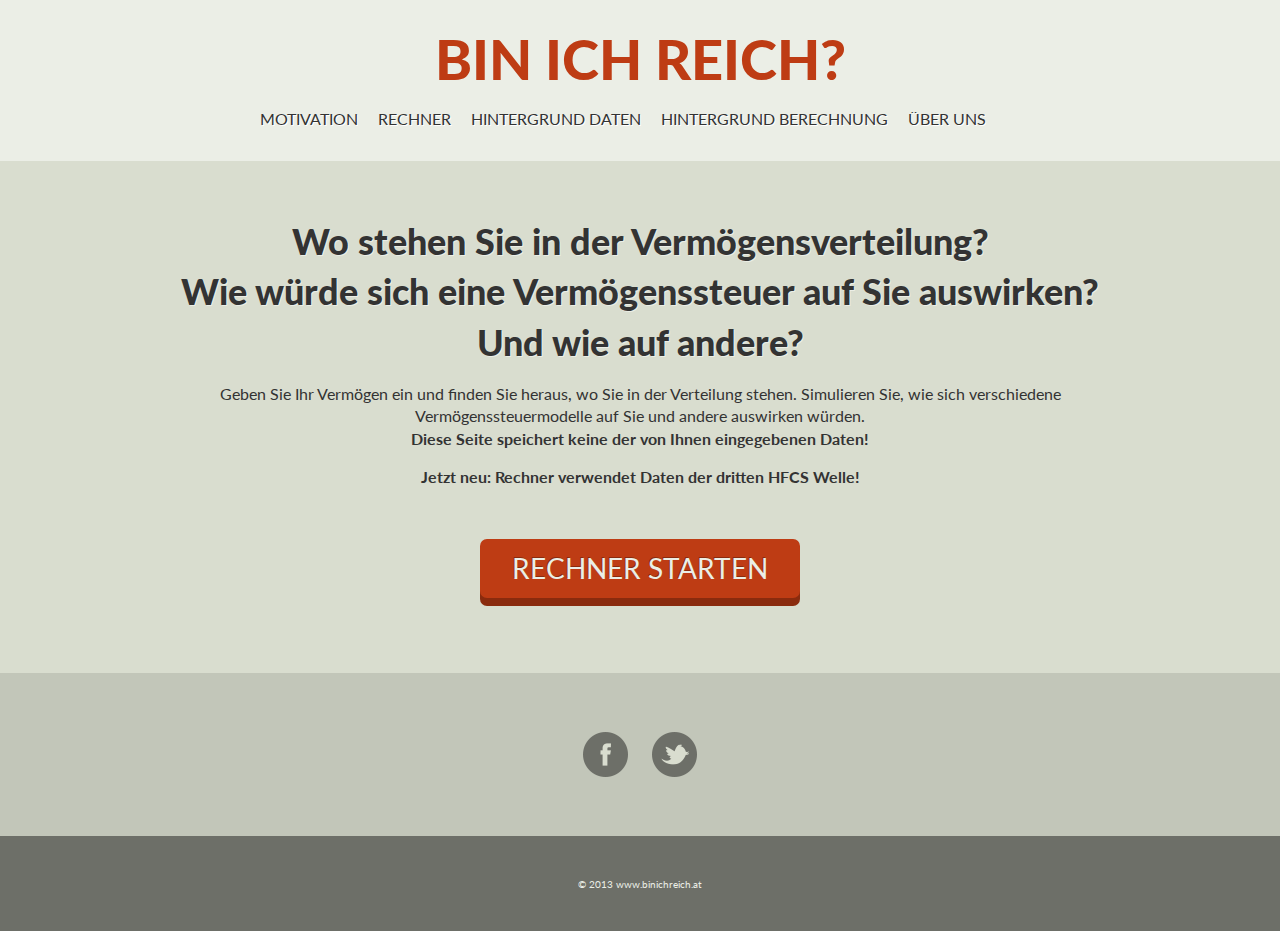
<file: index.html>
<!DOCTYPE html>
<!--[if lt IE 7]>      <html class="no-js lt-ie9 lt-ie8 lt-ie7"> <![endif]-->
<!--[if IE 7]>         <html class="no-js lt-ie9 lt-ie8"> <![endif]-->
<!--[if IE 8]>         <html class="no-js lt-ie9"> <![endif]-->
<!--[if gt IE 8]><!--> <html class="no-js"> <!--<![endif]-->
<head>
	<meta charset="utf-8">
	<meta http-equiv="X-UA-Compatible" content="IE=edge,chrome=1">
	<title>BinIchReich?</title>
	<meta name="description" content="Bin ich reich?">
	<meta property="og:type" content="non_profit">
	<meta property="og:title" content="non_profit">
	<meta property="og:url" content="http://www.binichreich.at/">
	<meta property="og:image" content="http://www.binichreich.at/img/fb-logo.png">
	<meta property="og:description" content="Geben Sie Ihr Vermögen ein und finden Sie heraus, wo Sie in der Verteilung stehen. Simulieren Sie, wie sich verschiedene Vermögenssteuermodelle auf Sie und andere auswirken würden!">
	<link rel="stylesheet" href="css/normalize.min.css">
	<link rel="stylesheet" href="css/main.css">
	<link href='http://fonts.googleapis.com/css?family=Lato:400,700,900,400italic,700italic,900italic' rel='stylesheet' type='text/css'>
	<!--[if lt IE 9]>
		<script src="//html5shiv.googlecode.com/svn/trunk/html5.js"></script>
		<script>window.html5 || document.write('<script src="js/vendor/html5shiv.js"><\/script>')</script>
		<script src="js/excanvas.compiled.js"></script>
	<![endif]-->
	<script src="//ajax.googleapis.com/ajax/libs/jquery/1.10.1/jquery.min.js"></script>
	<script>window.jQuery || document.write('<script src="js/vendor/jquery-1.10.1.min.js"><\/script>')</script>
	<script src="js/jquery.cookie.js"></script>
	<script src="js/Chart.min.js"></script>
	<script src="js/main.js"></script>
	<script type="text/javascript" src="js/smoothscroll.js"></script>
	<script src="js/simple-slider.js"></script>
	
	
	<script>
	  (function(i,s,o,g,r,a,m){i['GoogleAnalyticsObject']=r;i[r]=i[r]||function(){
	  (i[r].q=i[r].q||[]).push(arguments)},i[r].l=1*new Date();a=s.createElement(o),
	  m=s.getElementsByTagName(o)[0];a.async=1;a.src=g;m.parentNode.insertBefore(a,m)
	  })(window,document,'script','//www.google-analytics.com/analytics.js','ga');

	  ga('create', 'UA-44319113-1', 'binichreich.at');
	  ga('send', 'pageview');

	</script>
</head>
<body>
	<div id="wrapper">
		<a name="top" id="top"></a>
		<div class="row" id="header">
			<div class="row-contentholder">
				<h1 class="title"><a href="index.html" title="HOME">BIN ICH REICH?</a></h1>
				<nav>
					<ul>
						<li><a href="motivation.html" title="MOTIVATION">MOTIVATION</a></li>
						<li><a href="rechner1.html" title="RECHNER">RECHNER</a></li>
						<li><a href="daten.html" title="HINTERGRUND DATEN">HINTERGRUND DATEN</a></li>
						<li><a href="berechnung.html" title="HINTERGRUND BERECHNUNG">HINTERGRUND BERECHNUNG</a></li>
						<li><a href="about.html" title="ÜBER UNS">ÜBER UNS</a></li>
					</ul>
					<div class="clearfix"></div>
				</nav>
			</div>
		</div>

		<div class="row" id="content">
			<div class="row-contentholder centered">
				<h2>Wo stehen Sie in der Vermögensverteilung?</h2>
				<h2>Wie würde sich eine Vermögenssteuer auf Sie auswirken?</h2>
				<h2>Und wie auf andere?</h2>
				<p>Geben Sie Ihr Vermögen ein und finden Sie heraus, wo Sie in der Verteilung stehen. 
				Simulieren Sie, wie sich verschiedene <br>
				Vermögenssteuermodelle auf Sie und andere auswirken würden. <br>
				<strong>Diese Seite speichert keine der von Ihnen eingegebenen Daten!</strong></p>
				<strong>Jetzt neu: Rechner verwendet Daten der dritten HFCS Welle!</strong></p>
				<div class="button" style="margin-top:50px;"><a href="rechner1.html" title="ZUM RECHNER">RECHNER STARTEN</a></div>
			</div>
		</div>
				
		<div class="row" id="content2">
			<div class="row-contentholder centered">
				<p><a href="http://www.facebook.com/sharer/sharer.php?u=http://www.binichreich.at/" title="SHARE ON FACEBOOK" target="_blank" class="img-hover"><img src="img/social-facebook.png" width="45" height="45" alt="FACEBOOK" style="margin-right:20px"> </a><a href="http://twitter.com/home?status=Wo stehen Sie in der Vermögensverteilung? Wie würde sich eine Vermögenssteuer auf Sie auswirken? www.binichreich.at %23binichreich" target="_blank" title="SHARE ON TWITTER" class="img-hover"><img src="img/social-twitter.png" width="45" height="45" alt="TWITTER"></a></p>
			</div>
		</div>
				
		<div class="row txt-small-bright" id="footer">
			<div class="row-contentholder">&copy; 2013 www.binichreich.at</div>
		</div>
	</div><!--WRAPPER-->
</body>
</html>
</file>
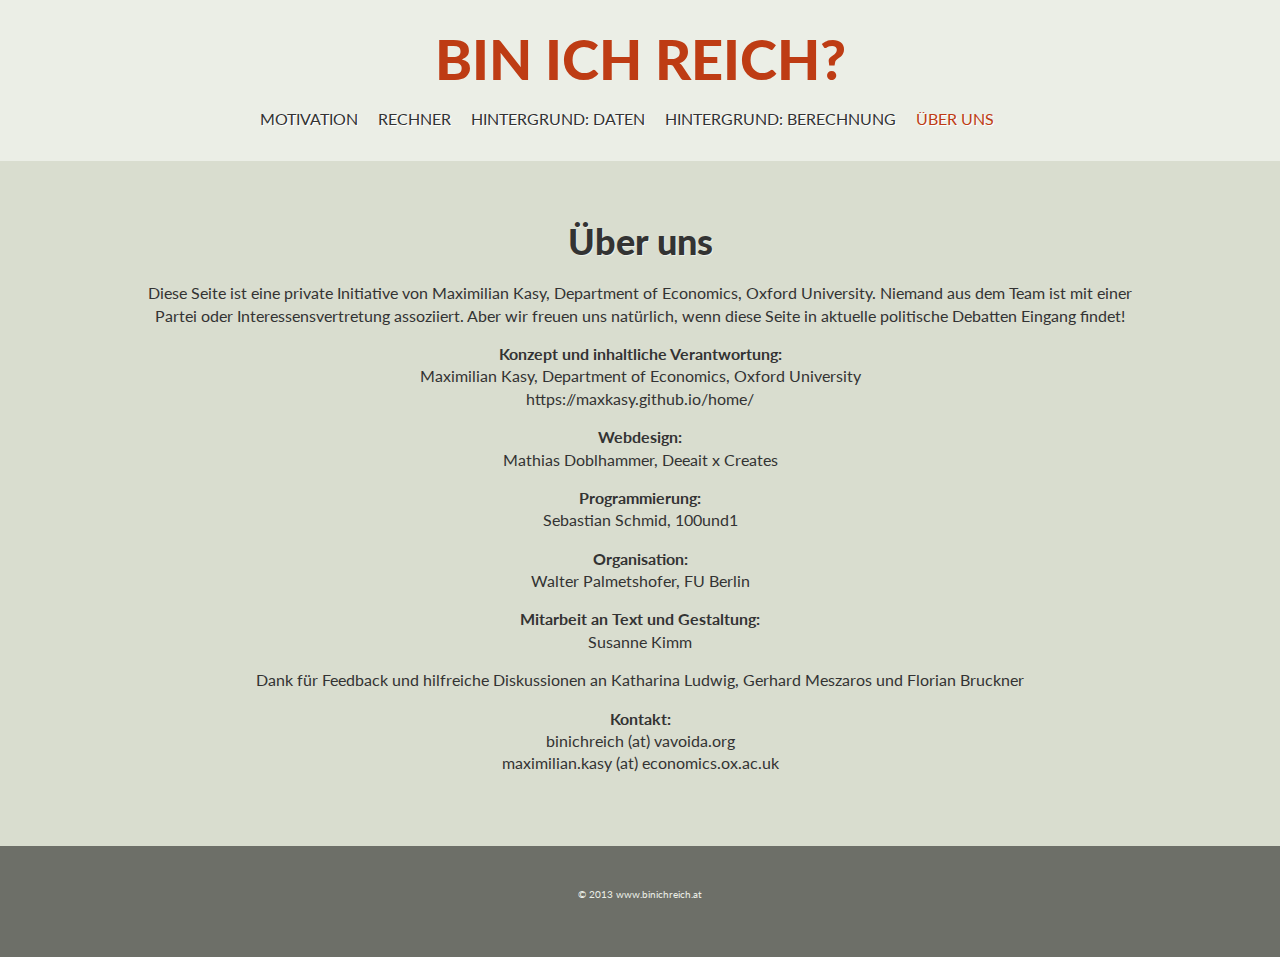
<file: about.html>
<!DOCTYPE html>
<!--[if lt IE 7]>      <html class="no-js lt-ie9 lt-ie8 lt-ie7"> <![endif]-->
<!--[if IE 7]>         <html class="no-js lt-ie9 lt-ie8"> <![endif]-->
<!--[if IE 8]>         <html class="no-js lt-ie9"> <![endif]-->
<!--[if gt IE 8]><!--> <html class="no-js"> <!--<![endif]-->
    <head>
        <meta charset="utf-8">
        <meta http-equiv="X-UA-Compatible" content="IE=edge,chrome=1">
       <title>BinIchReich?</title>
        <meta name="description" content="">

        <link rel="stylesheet" href="css/normalize.min.css">
        <link rel="stylesheet" href="css/main.css">
        
        <link href='http://fonts.googleapis.com/css?family=Lato:400,700,900,400italic,700italic,900italic' rel='stylesheet' type='text/css'>

        <!--[if lt IE 9]>
            <script src="//html5shiv.googlecode.com/svn/trunk/html5.js"></script>
            <script>window.html5 || document.write('<script src="js/vendor/html5shiv.js"><\/script>')</script>
        <![endif]-->
			
			<script>
			  (function(i,s,o,g,r,a,m){i['GoogleAnalyticsObject']=r;i[r]=i[r]||function(){
			  (i[r].q=i[r].q||[]).push(arguments)},i[r].l=1*new Date();a=s.createElement(o),
			  m=s.getElementsByTagName(o)[0];a.async=1;a.src=g;m.parentNode.insertBefore(a,m)
			  })(window,document,'script','//www.google-analytics.com/analytics.js','ga');

			  ga('create', 'UA-44319113-1', 'binichreich.at');
			  ga('send', 'pageview');

			</script>
    </head>
    <body>

    <div id="wrapper">
    <a name="top" id="top"></a>
            
      <div class="row" id="header">
                <div class="row-contentholder">
            		
                    <h1 class="title"><a href="index.html" title="HOME">BIN ICH REICH?</a></h1>
                    <nav>
                        <ul>
                            <li><a href="motivation.html" title="MOTIVATION">MOTIVATION</a></li>
                            <li><a href="rechner1.html" title="RECHNER">RECHNER</a></li>
                            <li><a href="daten.html" title="HINTERGRUND DATEN">HINTERGRUND: DATEN</a></li>
                            <li><a href="berechnung.html" title="HINTERGRUND BERECHNUNG">HINTERGRUND: BERECHNUNG</a></li>
                            <li><a href="about.html" title="ÜBER UNS" class="current">ÜBER UNS</a></li>
                        </ul>
                        <div class="clearfix"></div>
                    </nav>
                </div>
            </div>

            
      <div class="row" id="content">
            	<div class="row-contentholder centered">
            		<h2>Über uns</h2>

<p>Diese Seite  ist eine private Initiative von Maximilian Kasy, Department of Economics,  Oxford University. Niemand aus dem Team ist mit einer Partei oder  Interessensvertretung assoziiert. Aber wir freuen uns natürlich, wenn diese  Seite in aktuelle politische Debatten Eingang findet!</p>
<p></p>
<p><strong>Konzept und  inhaltliche Verantwortung:</strong><br>
  Maximilian  Kasy, Department of Economics, Oxford University
  <br>
  <a href="https://maxkasy.github.io/home/">https://maxkasy.github.io/home/</a></p>
<p><strong>Webdesign:</strong><br>
  Mathias  Doblhammer,<a href="http://www.deeait.com"> Deeait x Creates</a></p>
<p><strong>Programmierung:</strong><br>
  Sebastian  Schmid, <a href="http://www.100und1.com">100und1</a></p>
<p><strong>Organisation:</strong><br>
  Walter  Palmetshofer, FU Berlin</p>
<p><strong>Mitarbeit an  Text und Gestaltung:</strong><br>
  Susanne Kimm</p>
<p>Dank für  Feedback und hilfreiche Diskussionen an Katharina Ludwig, Gerhard Meszaros und  Florian Bruckner</p>
<p><strong>Kontakt:</strong><br>
  binichreich (at) vavoida.org <br>
  maximilian.kasy (at) economics.ox.ac.uk</p>
                </div>
            </div>
            
      <div class="row txt-small-bright" id="footer">
            	<div class="row-contentholder">
            		&copy; 2013 www.binichreich.at
                </div>
            </div>
	    
        
        
        </div><!--WRAPPER-->
        
        
        <p>
          <script src="//ajax.googleapis.com/ajax/libs/jquery/1.10.1/jquery.min.js"></script>
          <script>window.jQuery || document.write('<script src="js/vendor/jquery-1.10.1.min.js"><\/script>')</script>
        </p>
        <p>
          <script src="js/main.js"></script>
          <script type="text/javascript" src="js/smoothscroll.js"></script>
        </p>
    </body>
</html>
</file>
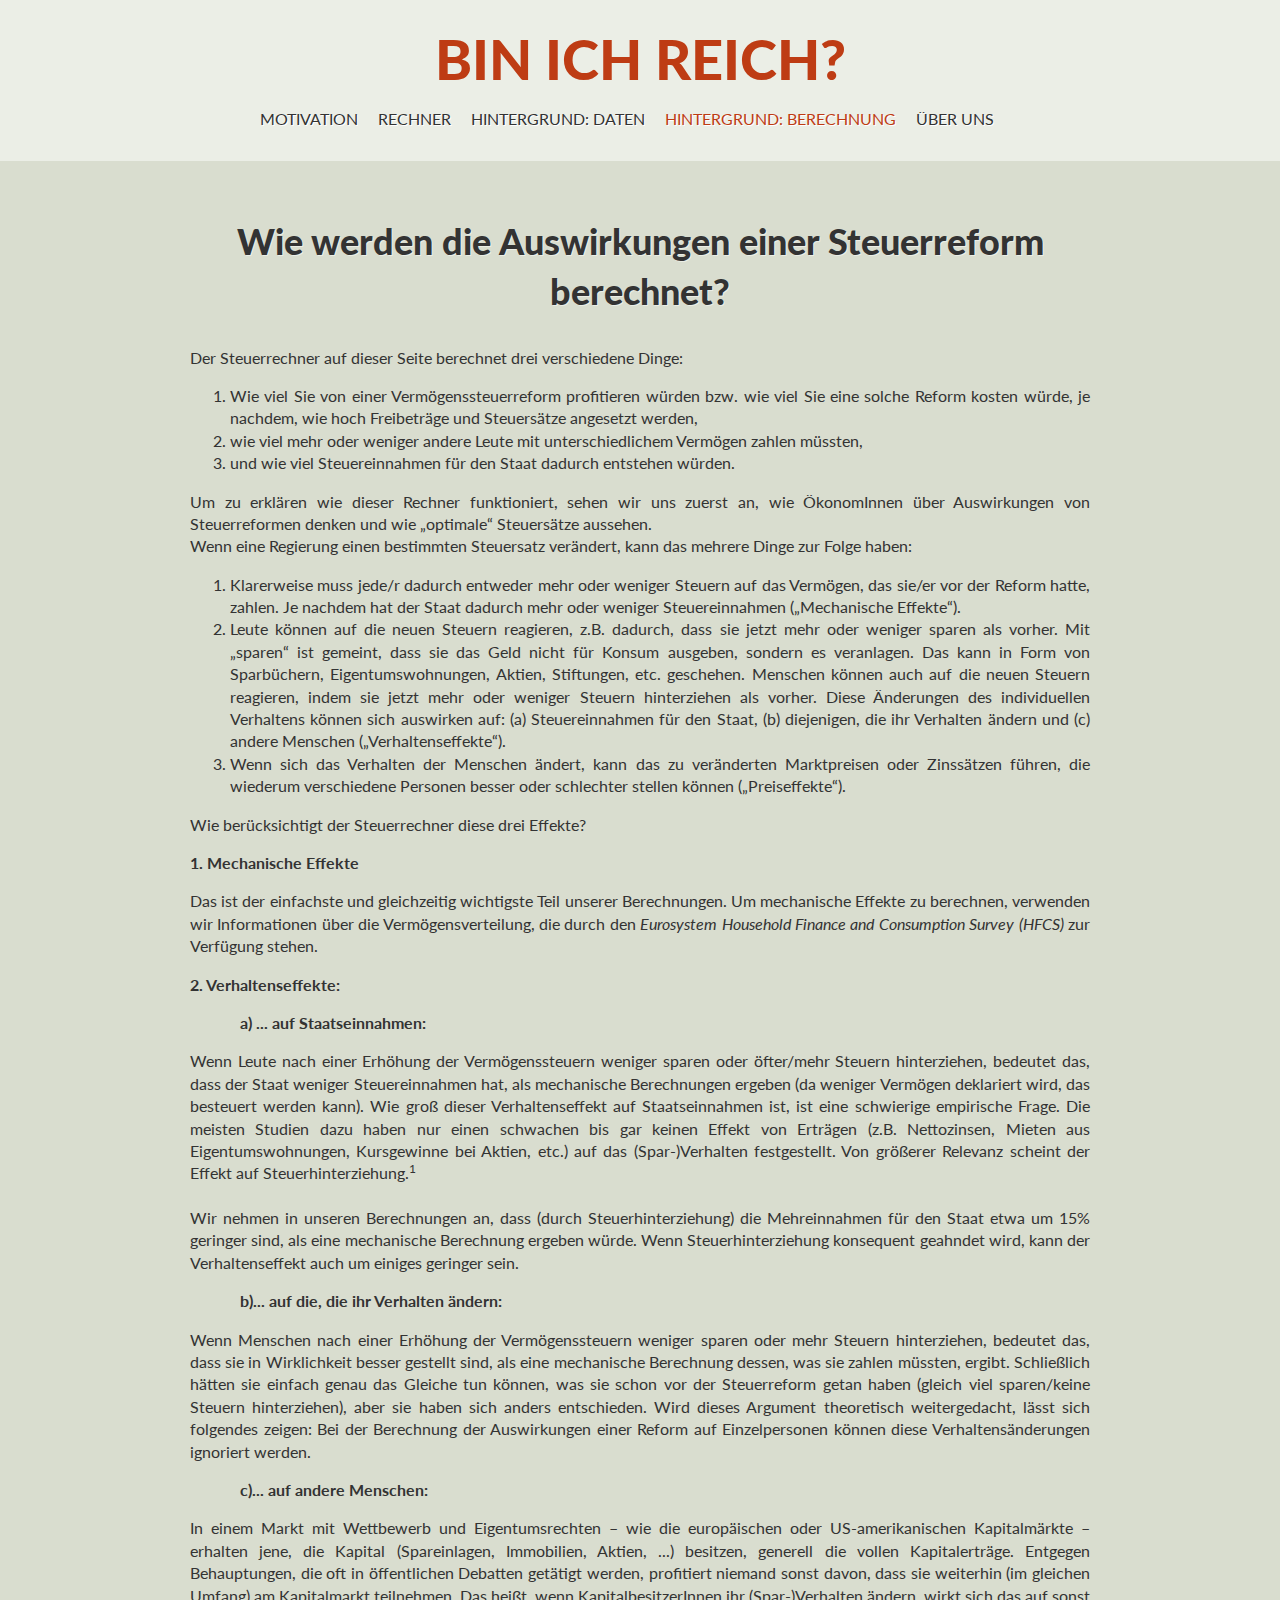
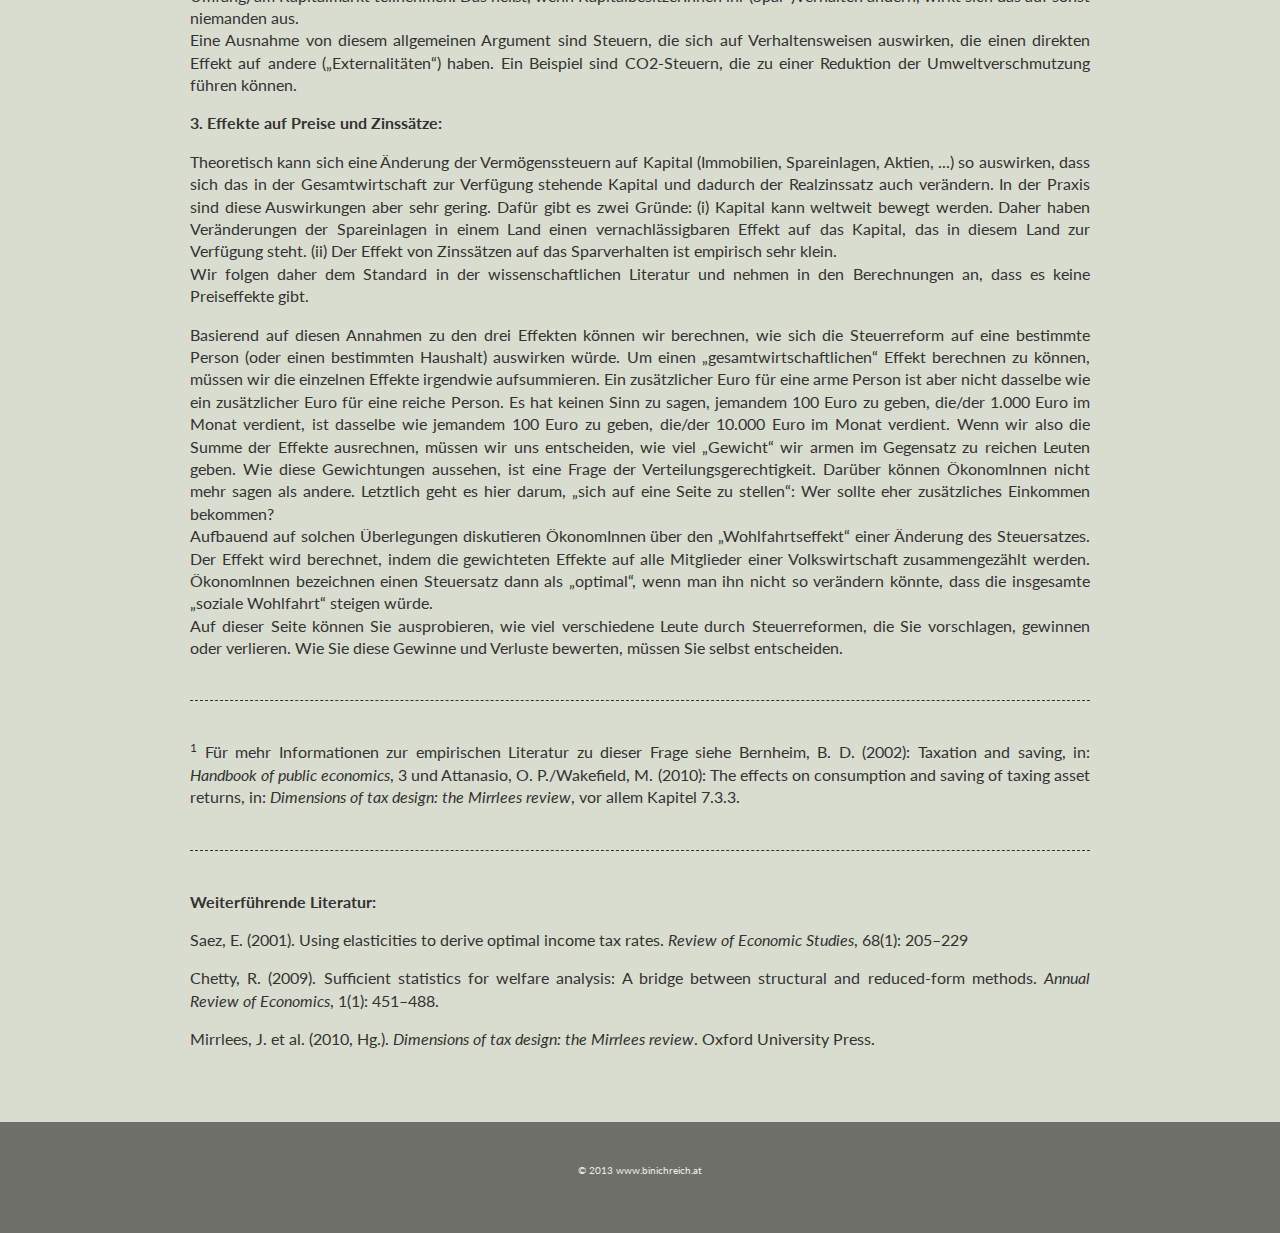
<file: berechnung.html>
<!DOCTYPE html>
<!--[if lt IE 7]>      <html class="no-js lt-ie9 lt-ie8 lt-ie7"> <![endif]-->
<!--[if IE 7]>         <html class="no-js lt-ie9 lt-ie8"> <![endif]-->
<!--[if IE 8]>         <html class="no-js lt-ie9"> <![endif]-->
<!--[if gt IE 8]><!--> <html class="no-js"> <!--<![endif]-->
    <head>
        <meta charset="utf-8">
        <meta http-equiv="X-UA-Compatible" content="IE=edge,chrome=1">
       <title>BinIchReich?</title>
  <meta name="description" content="Bin ich reich?">
  <meta property="og:type" content="non_profit">
  <meta property="og:title" content="non_profit">
  <meta property="og:url" content="http://www.binichreich.at/">
  <meta property="og:image" content="http://www.binichreich.at/img/fb-logo.png">
  <meta property="og:description" content="Geben Sie Ihr Vermögen ein und finden Sie heraus, wo Sie in der Verteilung stehen. Simulieren Sie, wie sich verschiedene Vermögenssteuermodelle auf Sie und andere auswirken würden!">

        <link rel="stylesheet" href="css/normalize.min.css">
        <link rel="stylesheet" href="css/main.css">
        
      		<link href='http://fonts.googleapis.com/css?family=Lato:400,700,900,400italic,700italic,900italic' rel='stylesheet' type='text/css'>

        <!--[if lt IE 9]>
            <script src="//html5shiv.googlecode.com/svn/trunk/html5.js"></script>
            <script>window.html5 || document.write('<script src="js/vendor/html5shiv.js"><\/script>')</script>
        <![endif]-->
			
			<script>
			  (function(i,s,o,g,r,a,m){i['GoogleAnalyticsObject']=r;i[r]=i[r]||function(){
			  (i[r].q=i[r].q||[]).push(arguments)},i[r].l=1*new Date();a=s.createElement(o),
			  m=s.getElementsByTagName(o)[0];a.async=1;a.src=g;m.parentNode.insertBefore(a,m)
			  })(window,document,'script','//www.google-analytics.com/analytics.js','ga');

			  ga('create', 'UA-44319113-1', 'binichreich.at');
			  ga('send', 'pageview');

			</script>
    </head>
    <body>

    <div id="wrapper">
    <a name="top" id="top"></a>
            
      <div class="row" id="header">
                <div class="row-contentholder">
                
            		<h1 class="title"><a href="index.html" title="HOME">BIN ICH REICH?</a></h1>
                    <nav>
                        <ul>
                            <li><a href="motivation.html" title="MOTIVATION">MOTIVATION</a></li>
                            <li><a href="rechner1.html" title="RECHNER">RECHNER</a></li>
                            <li><a href="daten.html" title="HINTERGRUND DATEN">HINTERGRUND: DATEN</a></li>
                            <li><a href="berechnung.html" title="HINTERGRUND BERECHNUNG" class="current">HINTERGRUND: BERECHNUNG</a></li>
                            <li><a href="about.html" title="ÜBER UNS">ÜBER UNS</a></li>
                        </ul>
                        <div class="clearfix"></div>
                    </nav>
                </div>
            </div>

            
      <div class="row" id="content">
            	<div class="row-contentholder slim justified">
                
           		  <h2 class="centered" style="margin-bottom:30px;">Wie werden die Auswirkungen einer Steuerreform berechnet?</h2>

				<p>Der  Steuerrechner auf dieser Seite berechnet drei verschiedene Dinge:                 
                <ol>
                  <li>Wie viel Sie von einer Vermögenssteuerreform  profitieren würden bzw. wie viel Sie eine solche Reform kosten würde, je  nachdem, wie hoch Freibeträge und Steuersätze angesetzt werden,</li>
                  <li>wie viel mehr oder weniger andere Leute mit  unterschiedlichem Vermögen zahlen müssten, </li>
                  <li>und wie viel Steuereinnahmen für den Staat  dadurch entstehen würden.</li>
                </ol>
                <p>Um zu erklären  wie dieser Rechner funktioniert, sehen wir uns zuerst an, wie ÖkonomInnen über  Auswirkungen von Steuerreformen denken und wie &bdquo;optimale&ldquo; Steuersätze aussehen. <br>
                  Wenn eine  Regierung einen bestimmten Steuersatz verändert, kann das mehrere Dinge zur  Folge haben: </p>
                <ol>
                  <li>Klarerweise muss jede/r dadurch entweder mehr  oder weniger Steuern auf das Vermögen, das sie/er vor der Reform hatte, zahlen.  Je nachdem hat der Staat dadurch mehr oder weniger Steuereinnahmen  (&bdquo;Mechanische Effekte&ldquo;). </li>
                  <li>Leute können auf die neuen Steuern reagieren,  z.B. dadurch, dass sie jetzt mehr oder weniger sparen als vorher. Mit &bdquo;sparen&ldquo;  ist gemeint, dass sie das Geld nicht für Konsum ausgeben, sondern es  veranlagen. Das kann in Form von Sparbüchern, Eigentumswohnungen, Aktien,  Stiftungen, etc. geschehen. Menschen können auch auf die neuen Steuern  reagieren, indem sie jetzt mehr oder weniger Steuern hinterziehen als vorher.  Diese Änderungen des individuellen Verhaltens können sich auswirken auf: (a)  Steuereinnahmen für den Staat, (b) diejenigen, die ihr Verhalten ändern und (c)  andere Menschen (&bdquo;Verhaltenseffekte&ldquo;).</li>
                  <li>Wenn sich das Verhalten der Menschen ändert,  kann das zu veränderten Marktpreisen oder Zinssätzen führen, die wiederum  verschiedene Personen besser oder schlechter stellen können (&bdquo;Preiseffekte&ldquo;). </li>
                </ol>
                
                <p>Wie berücksichtigt  der Steuerrechner diese drei Effekte?</p>
                
                <strong>1. Mechanische  Effekte</strong>
                
                
                <p>Das ist der  einfachste und gleichzeitig wichtigste Teil unserer Berechnungen. Um  mechanische Effekte zu berechnen, verwenden wir Informationen über die Vermögensverteilung,  die durch den <a href="http://www.ecb.europa.eu/home/html/researcher_hfcn.en.html"><em>Eurosystem Household Finance and Consumption Survey  (HFCS)</em></a> zur Verfügung stehen.</p>
               
               <strong>2. Verhaltenseffekte:</strong>
                    
                  <p style="text-indent:50px;"><strong>a) ... auf  Staatseinnahmen:</strong></p>
                    
                <p>Wenn Leute  nach einer Erhöhung der Vermögenssteuern weniger sparen oder öfter/mehr Steuern  hinterziehen, bedeutet das, dass der Staat weniger Steuereinnahmen hat, als  mechanische Berechnungen ergeben (da weniger Vermögen deklariert wird, das  besteuert werden kann). Wie groß dieser Verhaltenseffekt auf Staatseinnahmen  ist, ist eine schwierige empirische Frage. Die meisten Studien dazu haben nur  einen schwachen bis gar keinen Effekt von Erträgen (z.B. Nettozinsen, Mieten  aus Eigentumswohnungen, Kursgewinne bei Aktien, etc.) auf das (Spar-)Verhalten  festgestellt. Von größerer Relevanz scheint der Effekt auf Steuerhinterziehung.<a href="#_ftn1" name="_ftnref1" title="Footnote 1"><sup>1</sup></a> <br>
                  <br>
                  Wir nehmen in  unseren Berechnungen an, dass (durch Steuerhinterziehung) die Mehreinnahmen für  den Staat etwa um 15% geringer sind, als eine mechanische Berechnung ergeben würde.  Wenn Steuerhinterziehung konsequent geahndet wird, kann der Verhaltenseffekt  auch um einiges geringer sein.</p>
               
       
             <p style="text-indent:50px;"><strong>b)... auf die,  die ihr Verhalten ändern:</strong></p>
               
                <p>Wenn Menschen  nach einer Erhöhung der Vermögenssteuern weniger sparen oder mehr Steuern  hinterziehen, bedeutet das, dass sie in Wirklichkeit besser gestellt sind, als  eine mechanische Berechnung dessen, was sie zahlen müssten, ergibt. Schließlich  hätten sie einfach genau das Gleiche tun können, was sie schon vor der  Steuerreform getan haben (gleich viel sparen/keine Steuern hinterziehen), aber  sie haben sich anders entschieden. Wird dieses Argument theoretisch  weitergedacht, lässt sich folgendes zeigen: Bei der Berechnung der Auswirkungen  einer Reform auf Einzelpersonen können diese Verhaltensänderungen ignoriert  werden.</p>
                
                <p style="text-indent:50px;"><strong>c)... auf  andere Menschen:</strong></p>
                
                
                <p>In einem  Markt mit Wettbewerb und Eigentumsrechten – wie die europäischen oder  US-amerikanischen Kapitalmärkte – erhalten jene, die Kapital (Spareinlagen,  Immobilien, Aktien, ...) besitzen, generell die vollen Kapitalerträge. Entgegen  Behauptungen, die oft in öffentlichen Debatten getätigt werden, profitiert  niemand sonst davon, dass sie weiterhin (im gleichen Umfang) am Kapitalmarkt  teilnehmen. Das heißt, wenn KapitalbesitzerInnen ihr (Spar-)Verhalten ändern,  wirkt sich das auf sonst niemanden aus. <br>
                  Eine Ausnahme  von diesem allgemeinen Argument sind Steuern, die sich auf Verhaltensweisen  auswirken, die einen direkten Effekt auf andere (&bdquo;Externalitäten&ldquo;) haben. Ein  Beispiel sind CO2-Steuern, die zu einer Reduktion der  Umweltverschmutzung führen können.</p>
                
                
                <strong>3. Effekte auf  Preise und Zinssätze:</strong>
                
                <p>Theoretisch  kann sich eine Änderung der Vermögenssteuern auf Kapital (Immobilien,  Spareinlagen, Aktien, ...) so auswirken, dass sich das in der Gesamtwirtschaft  zur Verfügung stehende Kapital und dadurch der Realzinssatz auch verändern. In  der Praxis sind diese Auswirkungen aber sehr gering. Dafür gibt es zwei Gründe:  (i) Kapital kann weltweit bewegt werden. Daher haben Veränderungen der  Spareinlagen in einem Land einen vernachlässigbaren Effekt auf das Kapital, das  in diesem Land zur Verfügung steht. (ii) Der Effekt von Zinssätzen auf das  Sparverhalten ist empirisch sehr klein. <br>
                  Wir folgen  daher dem Standard in der wissenschaftlichen Literatur und nehmen in den  Berechnungen an, dass es keine Preiseffekte gibt. </p>
                <p>Basierend auf  diesen Annahmen zu den drei Effekten können wir berechnen, wie sich die  Steuerreform auf eine bestimmte Person (oder einen bestimmten Haushalt)  auswirken würde. Um einen &bdquo;gesamtwirtschaftlichen&ldquo; Effekt berechnen zu können,  müssen wir die einzelnen Effekte irgendwie aufsummieren. Ein zusätzlicher Euro  für eine arme Person ist aber nicht dasselbe wie ein zusätzlicher Euro für eine  reiche Person. Es hat keinen Sinn zu sagen, jemandem 100 Euro zu geben, die/der  1.000 Euro im Monat verdient, ist dasselbe wie jemandem 100 Euro zu geben,  die/der 10.000 Euro im Monat verdient. Wenn wir also die Summe der Effekte  ausrechnen, müssen wir uns entscheiden, wie viel &bdquo;Gewicht&ldquo; wir armen im  Gegensatz zu reichen Leuten geben. Wie diese Gewichtungen aussehen, ist eine  Frage der Verteilungsgerechtigkeit. Darüber können ÖkonomInnen nicht mehr sagen  als andere. Letztlich geht es hier darum, &bdquo;sich auf eine Seite zu stellen&ldquo;: Wer  sollte eher zusätzliches Einkommen bekommen?<br>
                  Aufbauend auf  solchen Überlegungen diskutieren ÖkonomInnen über den &bdquo;Wohlfahrtseffekt&ldquo; einer Änderung  des Steuersatzes. Der Effekt wird berechnet, indem die gewichteten Effekte auf  alle Mitglieder einer Volkswirtschaft zusammengezählt werden. ÖkonomInnen  bezeichnen einen Steuersatz dann als &bdquo;optimal&ldquo;, wenn man ihn nicht so verändern  könnte, dass die insgesamte &bdquo;soziale Wohlfahrt&ldquo; steigen würde.<br>
                  Auf dieser  Seite können Sie ausprobieren, wie viel verschiedene Leute durch  Steuerreformen, die Sie vorschlagen, gewinnen oder verlieren. Wie Sie diese  Gewinne und Verluste bewerten, müssen Sie selbst entscheiden.</p>
                <div>
                
                
                <hr>
                
                
                  <div id="ftn1">
                    <a href="#_ftnref1" name="_ftn1" title=""><sup>1</sup> </a> Für  mehr Informationen zur empirischen Literatur zu dieser Frage siehe Bernheim, B.  D. (2002): Taxation and saving, in: <em>Handbook  of public economics</em>, 3 und Attanasio, O. P./Wakefield, M. (2010): The  effects on consumption and saving of taxing asset returns, in: <em>Dimensions of tax design: the Mirrlees  review</em>, vor allem Kapitel 7.3.3. </div>
                </div>
                
                <hr>
                
                <p><strong>Weiterführende Literatur:</strong></p>
                  <p>Saez, E. (2001). Using elasticities to derive  optimal income tax rates. <em>Review of  Economic Studies</em>, 68(1): 205–229</p>
                  <p>Chetty, R. (2009). Sufficient statistics for  welfare analysis: A bridge between structural and reduced-form methods. <em>Annual Review of Economics</em>, 1(1): 451–488.<br></p>
                  <p>Mirrlees, J.  et al. (2010, Hg.). <em>Dimensions of tax  design: the Mirrlees review</em>. Oxford University Press.  </p>                              
                                                           	</div>
            </div><!--content-->
            
      <div class="row txt-small-bright" id="footer">
            	<div class="row-contentholder">
            		&copy; 2013 www.binichreich.at
                </div>
            </div>
	    
        
        
        </div><!--WRAPPER-->
        
        
        <p>
          <script src="//ajax.googleapis.com/ajax/libs/jquery/1.10.1/jquery.min.js"></script>
          <script>window.jQuery || document.write('<script src="js/vendor/jquery-1.10.1.min.js"><\/script>')</script>
        </p>
        <p>
          <script src="js/main.js"></script>
          <script type="text/javascript" src="js/smoothscroll.js"></script>
        </p>
    </body>
</html>
</file>
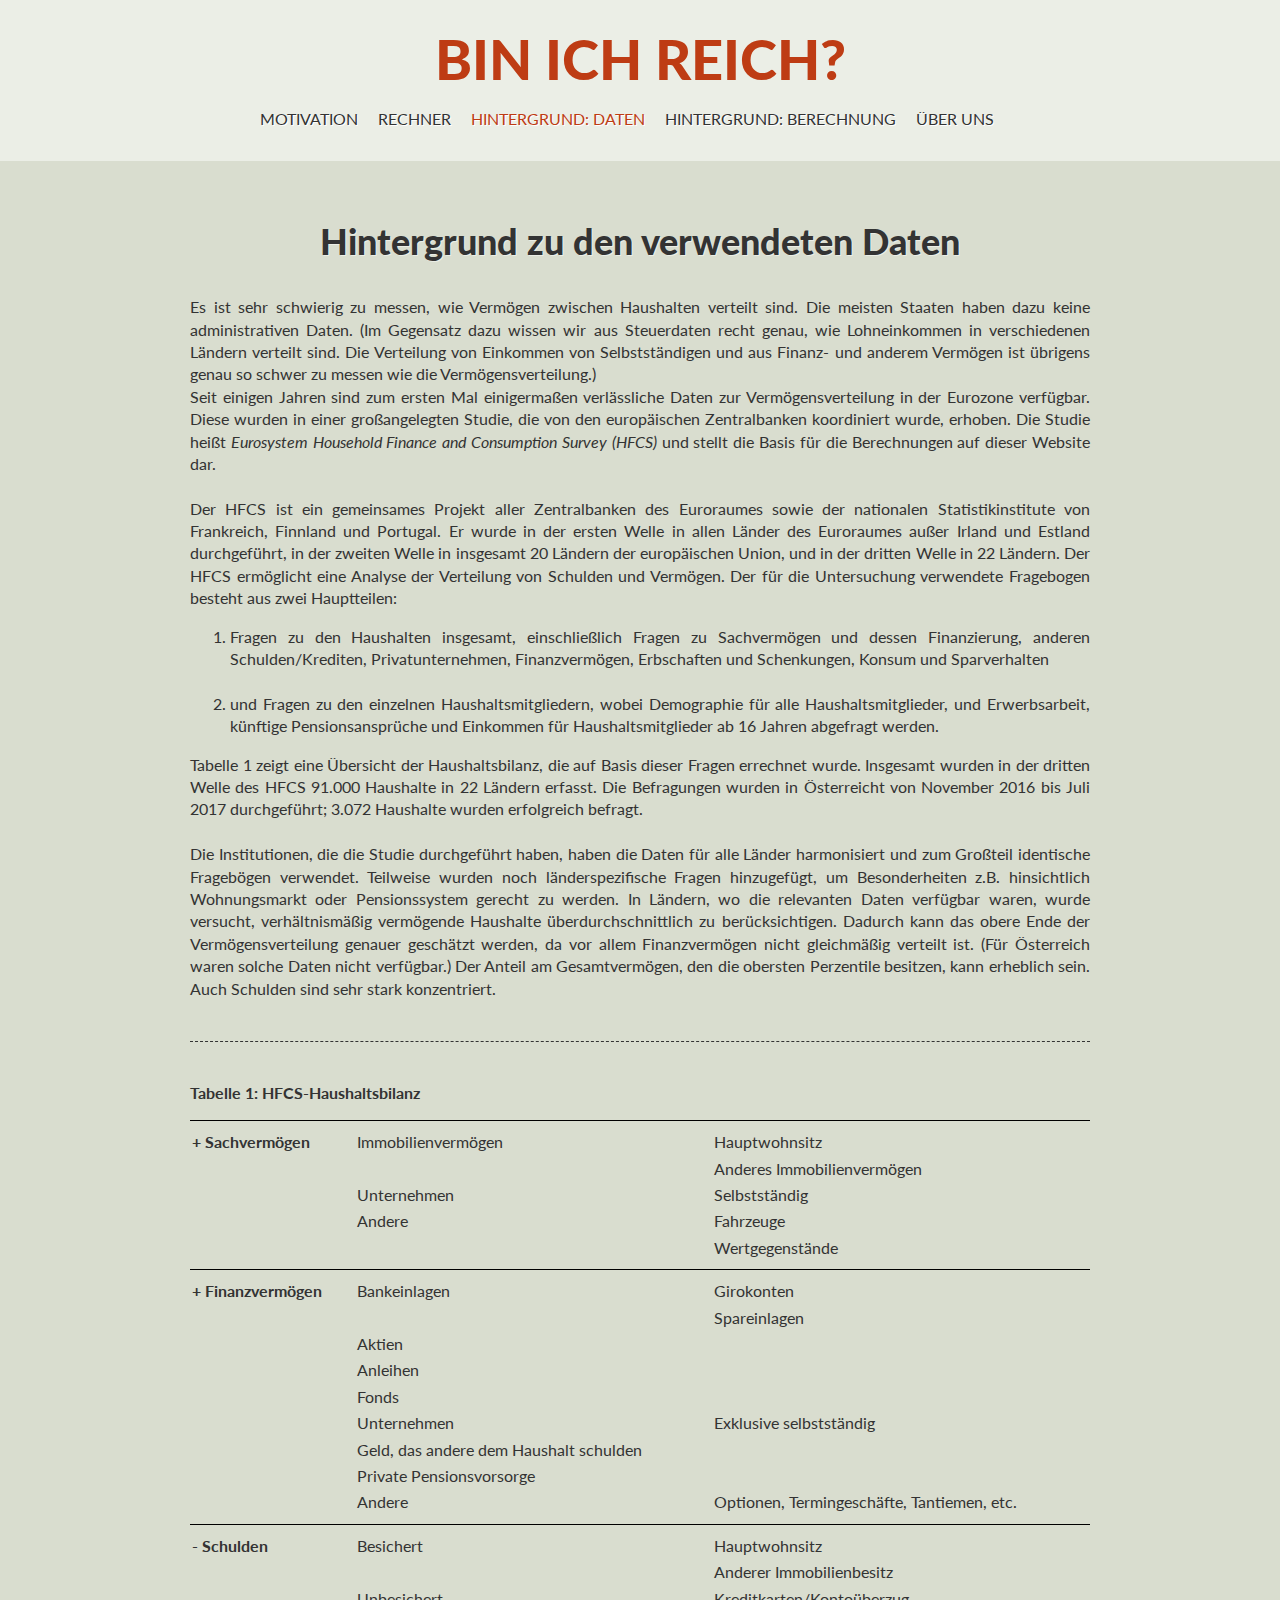
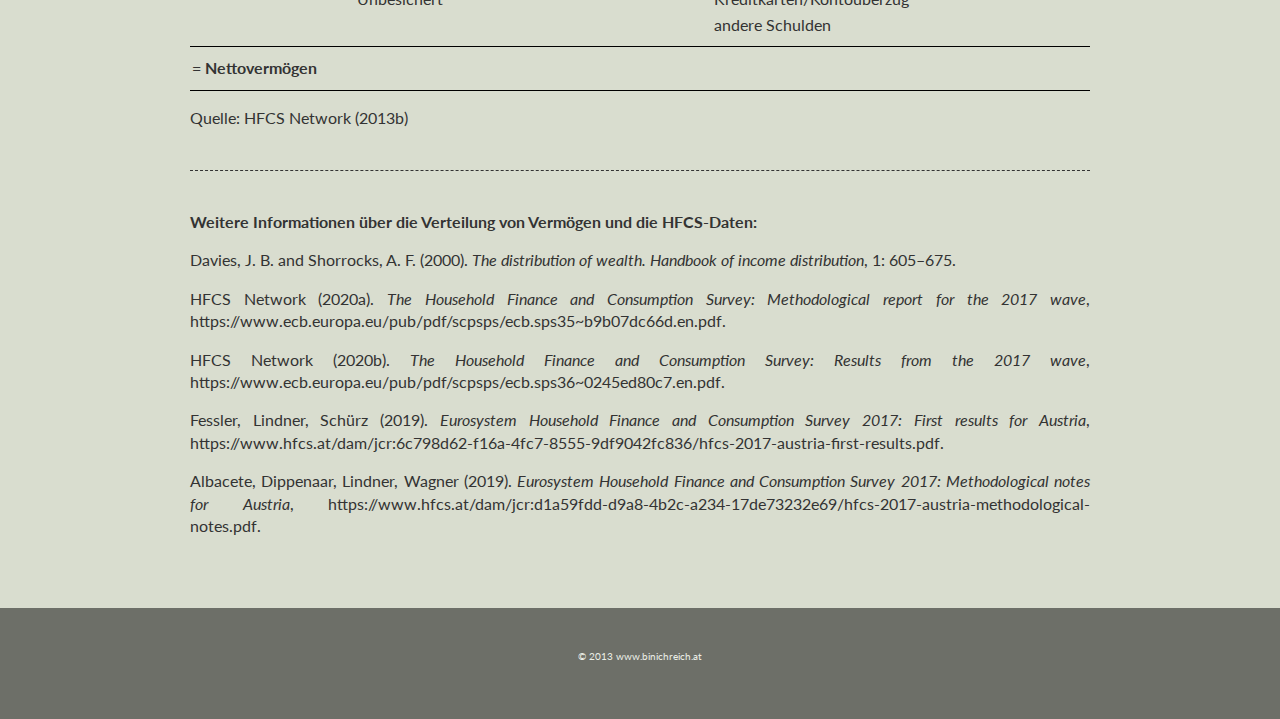
<file: daten.html>
<!DOCTYPE html>
<!--[if lt IE 7]>      <html class="no-js lt-ie9 lt-ie8 lt-ie7"> <![endif]-->
<!--[if IE 7]>         <html class="no-js lt-ie9 lt-ie8"> <![endif]-->
<!--[if IE 8]>         <html class="no-js lt-ie9"> <![endif]-->
<!--[if gt IE 8]><!--> <html class="no-js"> <!--<![endif]-->
    <head>
        <meta charset="utf-8">
        <meta http-equiv="X-UA-Compatible" content="IE=edge,chrome=1">
        <title>BinIchReich?</title>
  <meta name="description" content="Bin ich reich?">
  <meta property="og:type" content="non_profit">
  <meta property="og:title" content="non_profit">
  <meta property="og:url" content="http://www.binichreich.at/">
  <meta property="og:image" content="http://www.binichreich.at/img/fb-logo.png">
  <meta property="og:description" content="Geben Sie Ihr Vermögen ein und finden Sie heraus, wo Sie in der Verteilung stehen. Simulieren Sie, wie sich verschiedene Vermögenssteuermodelle auf Sie und andere auswirken würden!">

        <link rel="stylesheet" href="css/normalize.min.css">
        <link rel="stylesheet" href="css/main.css">
        
        		<link href='http://fonts.googleapis.com/css?family=Lato:400,700,900,400italic,700italic,900italic' rel='stylesheet' type='text/css'>
        <!--[if lt IE 9]>
            <script src="//html5shiv.googlecode.com/svn/trunk/html5.js"></script>
            <script>window.html5 || document.write('<script src="js/vendor/html5shiv.js"><\/script>')</script>
        <![endif]-->
			
			<script>
			  (function(i,s,o,g,r,a,m){i['GoogleAnalyticsObject']=r;i[r]=i[r]||function(){
			  (i[r].q=i[r].q||[]).push(arguments)},i[r].l=1*new Date();a=s.createElement(o),
			  m=s.getElementsByTagName(o)[0];a.async=1;a.src=g;m.parentNode.insertBefore(a,m)
			  })(window,document,'script','//www.google-analytics.com/analytics.js','ga');

			  ga('create', 'UA-44319113-1', 'binichreich.at');
			  ga('send', 'pageview');

			</script>
    </head>
    <body>

    <div id="wrapper">
    <a name="top" id="top"></a>
            
      <div class="row" id="header">
                <div class="row-contentholder">
            		
                    <h1 class="title"><a href="index.html" title="HOME">BIN ICH REICH?</a></h1>
                    <nav>
                        <ul>
                            <li><a href="motivation.html" title="MOTIVATION">MOTIVATION</a></li>
                            <li><a href="rechner1.html" title="RECHNER">RECHNER</a></li>
                            <li><a href="daten.html" title="HINTERGRUND DATEN" class="current">HINTERGRUND: DATEN</a></li>
                            <li><a href="berechnung.html" title="HINTERGRUND BERECHNUNG">HINTERGRUND: BERECHNUNG</a></li>
                            <li><a href="about.html" title="ÜBER UNS">ÜBER UNS</a></li>
                        </ul>
                        <div class="clearfix"></div>
                    </nav>
                </div>
            </div>

            
      <div class="row" id="content">
            	<div class="row-contentholder slim justified">
            		
                    
                  <h2 class="centered" style="margin-bottom:30px;">Hintergrund zu den verwendeten Daten</h2>


<p>Es ist sehr  schwierig zu messen, wie Vermögen zwischen Haushalten verteilt sind. Die  meisten Staaten haben dazu keine administrativen Daten. (Im Gegensatz dazu  wissen wir aus Steuerdaten recht genau, wie Lohneinkommen in verschiedenen Ländern  verteilt sind. Die Verteilung von Einkommen von Selbstständigen und aus Finanz-  und anderem Vermögen ist übrigens genau so schwer zu messen wie die Vermögensverteilung.)<br>
Seit einigen Jahren  sind zum ersten Mal einigermaßen verlässliche Daten zur Vermögensverteilung in  der Eurozone verfügbar. Diese wurden in einer großangelegten Studie, die von  den europäischen Zentralbanken koordiniert wurde, erhoben. Die Studie heißt <em>Eurosystem Household Finance and Consumption  Survey</em> <em>(HFCS) </em>und stellt die  Basis für die Berechnungen auf dieser Website dar. <br>
<br>
  Der HFCS ist  ein gemeinsames Projekt aller Zentralbanken des Euroraumes sowie der nationalen  Statistikinstitute von Frankreich, Finnland und Portugal. Er wurde in der  ersten Welle in allen Länder des Euroraumes außer Irland und Estland  durchgeführt, in der zweiten Welle in insgesamt 20 Ländern der europäischen Union, und in der dritten Welle in 22 Ländern. Der HFCS ermöglicht eine Analyse der Verteilung von Schulden und  Vermögen. Der für die Untersuchung verwendete Fragebogen besteht aus zwei  Hauptteilen:
<ol>
  <li>Fragen zu den Haushalten insgesamt, einschließlich  Fragen zu Sachvermögen und dessen Finanzierung, anderen Schulden/Krediten,  Privatunternehmen, Finanzvermögen, Erbschaften und Schenkungen, Konsum und Sparverhalten<br>
    <br>
  </li>
  <li>und Fragen zu den einzelnen  Haushaltsmitgliedern, wobei Demographie für alle Haushaltsmitglieder, und  Erwerbsarbeit, künftige Pensionsansprüche und Einkommen für Haushaltsmitglieder  ab 16 Jahren abgefragt werden. </li>
</ol>
<p>Tabelle 1  zeigt eine Übersicht der Haushaltsbilanz, die auf Basis dieser Fragen errechnet  wurde. 
Insgesamt wurden in der dritten Welle des HFCS 91.000 Haushalte in 22 Ländern erfasst. Die Befragungen wurden in Österreicht von November 2016 bis Juli 2017 durchgeführt; 3.072 Haushalte wurden erfolgreich befragt. <br>
  <br>
  Die  Institutionen, die die Studie durchgeführt haben, haben die Daten für alle Länder  harmonisiert und zum Großteil identische Fragebögen verwendet. Teilweise wurden  noch länderspezifische Fragen hinzugefügt, um Besonderheiten z.B. hinsichtlich  Wohnungsmarkt oder Pensionssystem gerecht zu werden. In Ländern, wo die  relevanten Daten verfügbar waren, wurde versucht, verhältnismäßig vermögende  Haushalte überdurchschnittlich zu berücksichtigen. Dadurch kann das obere Ende  der Vermögensverteilung genauer geschätzt werden, da vor allem Finanzvermögen  nicht gleichmäßig verteilt ist. (Für Österreich waren solche Daten nicht  verfügbar.) Der Anteil am Gesamtvermögen, den die obersten Perzentile besitzen,  kann erheblich sein. Auch Schulden sind sehr stark konzentriert. </p>


<hr>





<p><strong>Tabelle 1: HFCS-Haushaltsbilanz</strong></p>

<table>
<tr class="t-bt ">
  <td class="t-strong">+ Sachvermögen</td>
  <td >Immobilienvermögen</td>
  <td >Hauptwohnsitz</td>
 </tr>
 <tr>
  <td ></td>
  <td></td>
  <td>Anderes Immobilienvermögen</td>
 </tr>
 <tr>
  <td ></td>
  <td>Unternehmen</td>
  <td>Selbstständig</td>
 </tr>
 <tr>
  <td ></td>
  <td>Andere</td>
  <td>Fahrzeuge</td>
 </tr>
 <tr class="t-pb">
  <td ></td>
  <td></td>
  <td>Wertgegenstände</td>
 </tr>
 <tr class="t-bt ">
  <td class="t-strong">+ Finanzvermögen</td>
  <td >Bankeinlagen</td>
  <td >Girokonten</td>
 </tr>
 <tr>
  <td ></td>
  <td></td>
  <td>Spareinlagen</td>
 </tr>
 <tr>
  <td ></td>
  <td>Aktien</td>
  <td></td>
 </tr>
 <tr>
  <td ></td>
  <td>Anleihen</td>
  <td></td>
 </tr>
 <tr>
  <td ></td>
  <td>Fonds</td>
  <td></td>
 </tr>
 <tr>
  <td ></td>
  <td>Unternehmen</td>
  <td>Exklusive selbstständig</td>
 </tr>
 <tr>
  <td ></td>
  <td>Geld, das andere dem Haushalt schulden</td>
 </tr>
 <tr>
  <td ></td>
  <td>Private Pensionsvorsorge</td>
  <td></td>
 </tr>
 <tr class="t-pb">
  <td ></td>
  <td>Andere</td>
  <td>Optionen, Termingeschäfte, Tantiemen, etc.</td>
 </tr>
 <tr class="t-bt">
  <td class="t-strong">- Schulden</td>
  <td >Besichert</td>
  <td >Hauptwohnsitz</td>
 </tr>
 <tr>
  <td ></td>
  <td></td>
  <td>Anderer Immobilienbesitz</td>
 </tr>
 <tr>
  <td ></td>
  <td>Unbesichert</td>
  <td>Kreditkarten/Kontoüberzug</td>
 </tr>
 <tr class="t-pb">
  <td >&nbsp;</td>
  <td >&nbsp;</td>
  <td>andere Schulden</td>
 </tr>
 <tr class="t-bt t-bb t-pb">
  <td class="t-strong" >= Nettovermögen</td>
  <td >&nbsp;</td>
  <td >&nbsp;</td>
 </tr>

</table>
<p>Quelle: HFCS Network (2013b)</p>







<hr>


<p class="left"><strong>Weitere Informationen über die Verteilung von  Vermögen und die HFCS-Daten:</strong>
<p>
  Davies, J.&nbsp;B. and Shorrocks, A.&nbsp;F. (2000). <em>The distribution of wealth. Handbook of income distribution</em>, 1:  605–675. </p>
  <p>HFCS Network (2020a). <em>The Household Finance and Consumption Survey: Methodological report for the 2017 wave</em>, <a href="https://www.ecb.europa.eu/pub/pdf/scpsps/ecb.sps35~b9b07dc66d.en.pdf">https://www.ecb.europa.eu/pub/pdf/scpsps/ecb.sps35~b9b07dc66d.en.pdf</a>. </p>
	<p>HFCS Network (2020b). <em>The Household Finance and Consumption Survey: Results from the 2017 wave</em>, <a href="https://www.ecb.europa.eu/pub/pdf/scpsps/ecb.sps36~0245ed80c7.en.pdf">https://www.ecb.europa.eu/pub/pdf/scpsps/ecb.sps36~0245ed80c7.en.pdf</a>.</p>
  <p>Fessler, Lindner, Schürz (2019). <em>Eurosystem Household Finance and Consumption Survey 2017: First results for Austria</em>,  <a href="https://www.hfcs.at/dam/jcr:6c798d62-f16a-4fc7-8555-9df9042fc836/hfcs-2017-austria-first-results.pdf">https://www.hfcs.at/dam/jcr:6c798d62-f16a-4fc7-8555-9df9042fc836/hfcs-2017-austria-first-results.pdf</a>.</p>
  <p>Albacete, Dippenaar, Lindner, Wagner (2019). <em> Eurosystem Household Finance and Consumption Survey 2017: Methodological notes for Austria</em>,   <a href="https://www.hfcs.at/dam/jcr:d1a59fdd-d9a8-4b2c-a234-17de73232e69/hfcs-2017-austria-methodological-notes.pdf">https://www.hfcs.at/dam/jcr:d1a59fdd-d9a8-4b2c-a234-17de73232e69/hfcs-2017-austria-methodological-notes.pdf</a>.</p>  
  
                </div>
            </div><!--content-->
            
      <div class="row txt-small-bright" id="footer">
            	<div class="row-contentholder">
            		&copy; 2013 www.binichreich.at
                </div>
            </div>
	    
        
        
        </div><!--WRAPPER-->
        
        
        <p>
          <script src="//ajax.googleapis.com/ajax/libs/jquery/1.10.1/jquery.min.js"></script>
          <script>window.jQuery || document.write('<script src="js/vendor/jquery-1.10.1.min.js"><\/script>')</script>
        </p>
        <p>
          <script src="js/main.js"></script>
          <script type="text/javascript" src="js/smoothscroll.js"></script>
        </p>
    </body>
</html>
</file>
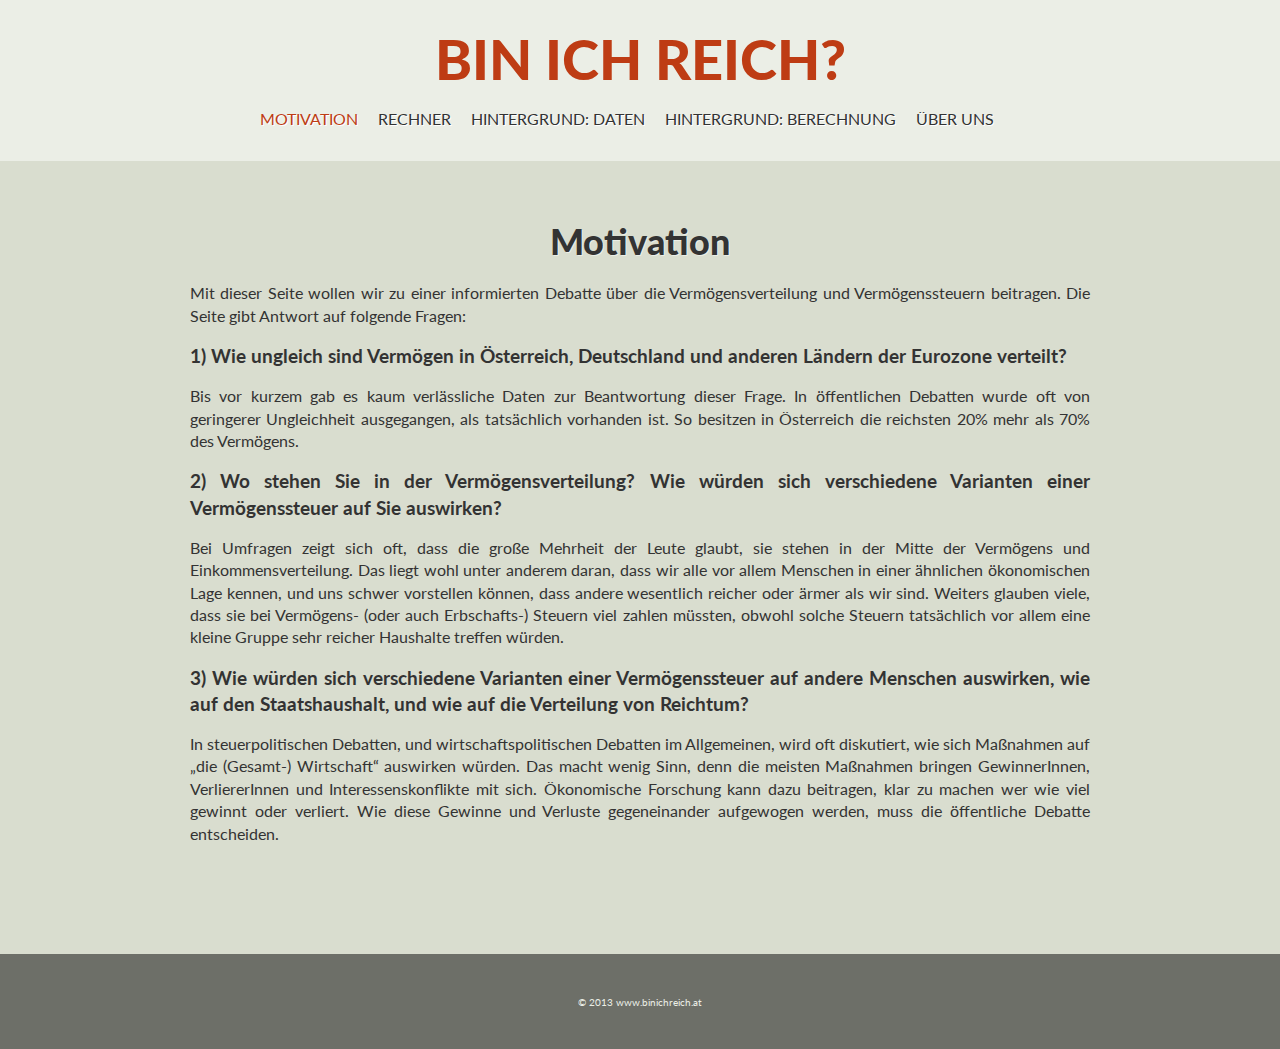
<file: motivation.html>
<!DOCTYPE html>
<!--[if lt IE 7]>      <html class="no-js lt-ie9 lt-ie8 lt-ie7"> <![endif]-->
<!--[if IE 7]>         <html class="no-js lt-ie9 lt-ie8"> <![endif]-->
<!--[if IE 8]>         <html class="no-js lt-ie9"> <![endif]-->
<!--[if gt IE 8]><!--> <html class="no-js"> <!--<![endif]-->
    <head>
        <meta charset="utf-8">
        <meta http-equiv="X-UA-Compatible" content="IE=edge,chrome=1">
        <title>BinIchReich?</title>
        <meta name="description" content="">

        <link rel="stylesheet" href="css/normalize.min.css">
        <link rel="stylesheet" href="css/main.css">
        
       	<link href='http://fonts.googleapis.com/css?family=Lato:400,700,900,400italic,700italic,900italic' rel='stylesheet' type='text/css'>
    <script src="//ajax.googleapis.com/ajax/libs/jquery/1.10.1/jquery.min.js"></script>
    <script>window.jQuery || document.write('<script src="js/vendor/jquery-1.10.1.min.js"><\/script>')</script>
    <script src="js/jquery.cookie.js"></script>
    <script src="js/Chart.min.js"></script>
    <script src="js/main.js"></script>
    <script type="text/javascript" src="js/smoothscroll.js"></script>
    <script src="js/simple-slider.js"></script>
        <!--[if lt IE 9]>
            <script src="//html5shiv.googlecode.com/svn/trunk/html5.js"></script>
            <script>window.html5 || document.write('<script src="js/vendor/html5shiv.js"><\/script>')</script>
            <script src="js/excanvas.compiled.js"></script>
        <![endif]-->
			
			<script>
			  (function(i,s,o,g,r,a,m){i['GoogleAnalyticsObject']=r;i[r]=i[r]||function(){
			  (i[r].q=i[r].q||[]).push(arguments)},i[r].l=1*new Date();a=s.createElement(o),
			  m=s.getElementsByTagName(o)[0];a.async=1;a.src=g;m.parentNode.insertBefore(a,m)
			  })(window,document,'script','//www.google-analytics.com/analytics.js','ga');

			  ga('create', 'UA-44319113-1', 'binichreich.at');
			  ga('send', 'pageview');

			</script>
    </head>
    <body>

    <div id="wrapper">
            <a name="top" id="top"></a>

      <div class="row" id="header">
                <div class="row-contentholder">
                
            		<h1 class="title"><a href="index.html" title="HOME">BIN ICH REICH?</a></h1>
                    <nav>
                        <ul>
                            <li><a href="motivation.html" title="MOTIVATION"  class="current">MOTIVATION</a></li>
                            <li><a href="rechner1.html" title="RECHNER">RECHNER</a></li>
                            <li><a href="daten.html" title="HINTERGRUND DATEN">HINTERGRUND: DATEN</a></li>
                            <li><a href="berechnung.html" title="HINTERGRUND BERECHNUNG">HINTERGRUND: BERECHNUNG</a></li>
                            <li><a href="about.html" title="ÜBER UNS">ÜBER UNS</a></li>
                        </ul>
                        <div class="clearfix"></div>
                    </nav>
                </div>
            </div>

            
      <div class="row" id="content">
            	<div class="row-contentholder slim justified">
            		<h2 class="centered">Motivation</h2>

<p>Mit dieser Seite wollen wir zu einer informierten Debatte über die Vermögensverteilung  und Vermögenssteuern beitragen. Die Seite gibt Antwort auf folgende Fragen:</p>

<h3>1) Wie ungleich sind Vermögen in Österreich,  Deutschland und anderen Ländern der Eurozone verteilt?</h3>

<p>Bis vor kurzem gab es kaum verlässliche Daten zur Beantwortung dieser  Frage. In öffentlichen Debatten wurde oft von geringerer Ungleichheit  ausgegangen, als tatsächlich vorhanden ist. So besitzen in Österreich die reichsten 20% mehr als 70% des Vermögens.</p>

<h3>2) Wo stehen Sie in der Vermögensverteilung? Wie  würden sich verschiedene Varianten einer Vermögenssteuer auf Sie auswirken?</h3>

<p>Bei Umfragen zeigt sich oft, dass die große Mehrheit der Leute glaubt,  sie stehen in der Mitte der Vermögens und Einkommensverteilung. Das liegt wohl  unter anderem daran, dass wir alle vor allem Menschen in einer ähnlichen ökonomischen  Lage kennen, und uns schwer vorstellen können, dass andere wesentlich reicher  oder ärmer als wir sind. Weiters glauben viele, dass sie bei Vermögens- (oder  auch Erbschafts-) Steuern viel zahlen müssten, obwohl solche Steuern tatsächlich  vor allem eine kleine Gruppe sehr reicher Haushalte treffen würden.</p>

<h3>3) Wie würden sich verschiedene Varianten einer  Vermögenssteuer auf andere Menschen auswirken, wie auf den Staatshaushalt, und  wie auf die Verteilung von Reichtum?</h3>

<p>In steuerpolitischen Debatten, und  wirtschaftspolitischen Debatten im Allgemeinen, wird oft diskutiert, wie sich Maßnahmen  auf &bdquo;die (Gesamt-) Wirtschaft&ldquo; auswirken würden. Das macht wenig Sinn, denn die  meisten Maßnahmen bringen GewinnerInnen, VerliererInnen und  Interessenskonflikte mit sich. Ökonomische Forschung kann dazu beitragen, klar  zu machen wer wie viel gewinnt oder verliert. Wie diese Gewinne und Verluste  gegeneinander aufgewogen werden, muss die öffentliche Debatte entscheiden.
</p>
<p>&nbsp;</p>
            	</div>
            </div>
            
      <div class="row txt-small-bright" id="footer">
            	<div class="row-contentholder">
            		&copy; 2013 www.binichreich.at
                </div>
            </div>
	    
        
        
        </div><!--WRAPPER-->
    </body>
</html>
</file>
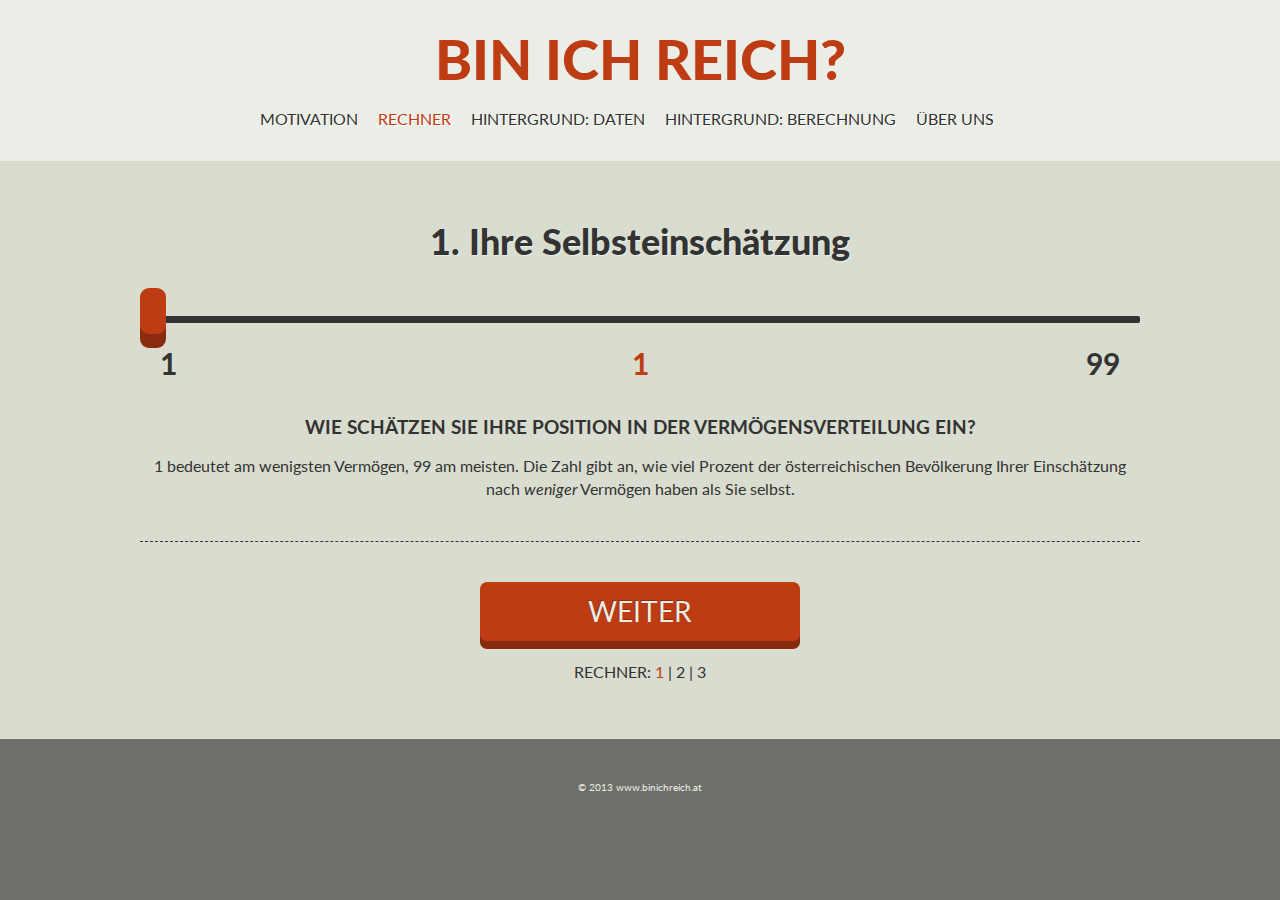
<file: rechner1.html>
<!DOCTYPE html>
<!--[if lt IE 7]>      <html class="no-js lt-ie9 lt-ie8 lt-ie7"> <![endif]-->
<!--[if IE 7]>         <html class="no-js lt-ie9 lt-ie8"> <![endif]-->
<!--[if IE 8]>         <html class="no-js lt-ie9"> <![endif]-->
<!--[if gt IE 8]><!--> <html class="no-js"> <!--<![endif]-->
<head>
	<meta charset="utf-8">
	<meta http-equiv="X-UA-Compatible" content="IE=edge,chrome=1">
	<title>BinIchReich?</title>
	<meta name="description" content="Bin ich reich?">
	<meta property="og:type" content="non_profit">
	<meta property="og:title" content="non_profit">
	<meta property="og:url" content="http://www.binichreich.at/">
	<meta property="og:image" content="http://www.binichreich.at/img/fb-logo.png">
	<meta property="og:description" content="Geben Sie Ihr Vermögen ein und finden Sie heraus, wo Sie in der Verteilung stehen. Simulieren Sie, wie sich verschiedene Vermögenssteuermodelle auf Sie und andere auswirken würden!">
	<link rel="stylesheet" href="css/normalize.min.css">
	<link rel="stylesheet" href="css/main.css">
	<link href="css/simple-slider.css" rel="stylesheet" type="text/css" />
	<link href='http://fonts.googleapis.com/css?family=Lato:400,700,900,400italic,700italic,900italic' rel='stylesheet' type='text/css'>
	<script src="//ajax.googleapis.com/ajax/libs/jquery/1.10.1/jquery.min.js"></script>
	<script>window.jQuery || document.write('<script src="js/vendor/jquery-1.10.1.min.js"><\/script>')</script>
	<script src="js/jquery.cookie.js"></script>
	<script src="js/Chart.min.js"></script>
	<script src="js/main.js"></script>
	<script type="text/javascript" src="js/smoothscroll.js"></script>
	<script src="js/simple-slider.js"></script>
	<!--[if lt IE 9]>
		<script src="//html5shiv.googlecode.com/svn/trunk/html5.js"></script>
		<script>window.html5 || document.write('<script src="js/vendor/html5shiv.js"><\/script>')</script>
		<script src="js/excanvas.compiled.js"></script>
	<![endif]-->
		
		<script>
		  (function(i,s,o,g,r,a,m){i['GoogleAnalyticsObject']=r;i[r]=i[r]||function(){
		  (i[r].q=i[r].q||[]).push(arguments)},i[r].l=1*new Date();a=s.createElement(o),
		  m=s.getElementsByTagName(o)[0];a.async=1;a.src=g;m.parentNode.insertBefore(a,m)
		  })(window,document,'script','//www.google-analytics.com/analytics.js','ga');

		  ga('create', 'UA-44319113-1', 'binichreich.at');
		  ga('send', 'pageview');

		</script>
</head>
<body class="rechner1">

<div id="wrapper">
	<a name="top" id="top"></a>
		
	<div class="row" id="header">
		<div class="row-contentholder">
			<h1 class="title"><a href="index.html" title="HOME">BIN ICH REICH?</a></h1>
			<nav>
				<ul>
					<li><a href="motivation.html" title="MOTIVATION">MOTIVATION</a></li>
					<li><a href="rechner1.html" title="RECHNER" class="current">RECHNER</a></li>
					<li><a href="daten.html" title="HINTERGRUND DATEN">HINTERGRUND: DATEN</a></li>
					<li><a href="berechnung.html" title="HINTERGRUND BERECHNUNG">HINTERGRUND: BERECHNUNG</a></li>
					<li><a href="about.html" title="ÜBER UNS">ÜBER UNS</a></li>
				</ul>
				<div class="clearfix"></div>
			</nav>
		</div>
	</div>
		
  <div class="row" id="content">
			<div class="row-contentholder centered">
				<h2>1. Ihre Selbsteinschätzung</h2>
				<div class="slider-wrapper" id="slider-dist">
					<input type="text" data-slider="true" data-slider-range="1,99" data-slider-step="1">
					<div class="slider-number numleft">1</div>
					<div class="slider-number numright">99</div>
					<div class="slider-value">1</div>
					<div class="clearfix"></div>
				</div><!--slider-wrapper-->
				
				<h3>WIE SCHÄTZEN SIE IHRE POSITION IN DER VERMÖGENSVERTEILUNG EIN?</h3>
				1 bedeutet am wenigsten Vermögen, 99 am  meisten. Die Zahl gibt an, wie viel Prozent der österreichischen Bevölkerung Ihrer  Einschätzung nach<em> weniger</em> Vermögen  haben als Sie selbst.
				<hr>
				
				<a class="button" id="button-dist" style="margin-top:10px;" href="rechner2.html" title="NÄCHSTER SCHRITT">WEITER</a>
				
				RECHNER: <span class="current">1</span> | <a href="rechner2.html" title="SCHRITT 2">2</a> | <a href="rechner3.html" title="SCHRITT 3">3</a>
	</div>
		</div>
		
 
		
<div class="row txt-small-bright" id="footer">
			<div class="row-contentholder">
				&copy; 2013 www.binichreich.at
			</div>
		</div>
	</div>
</body>
</html>
</file>
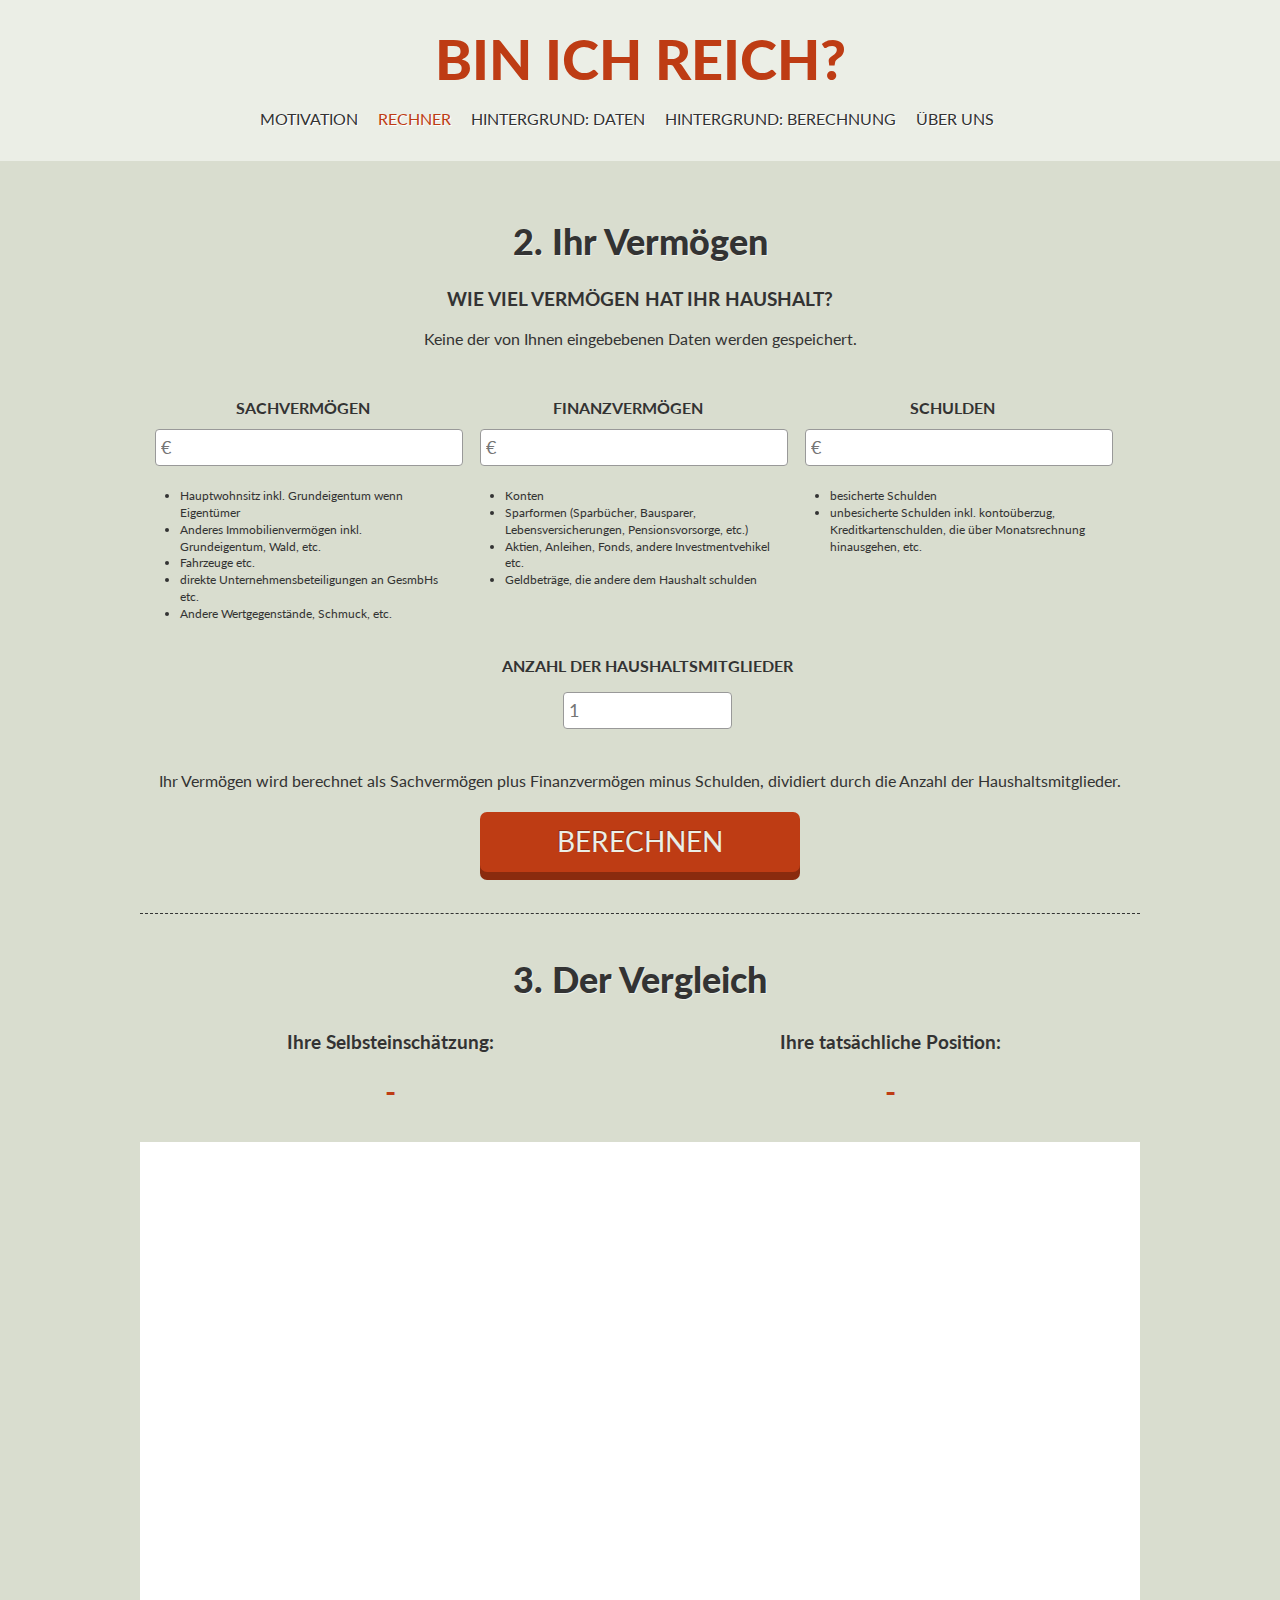
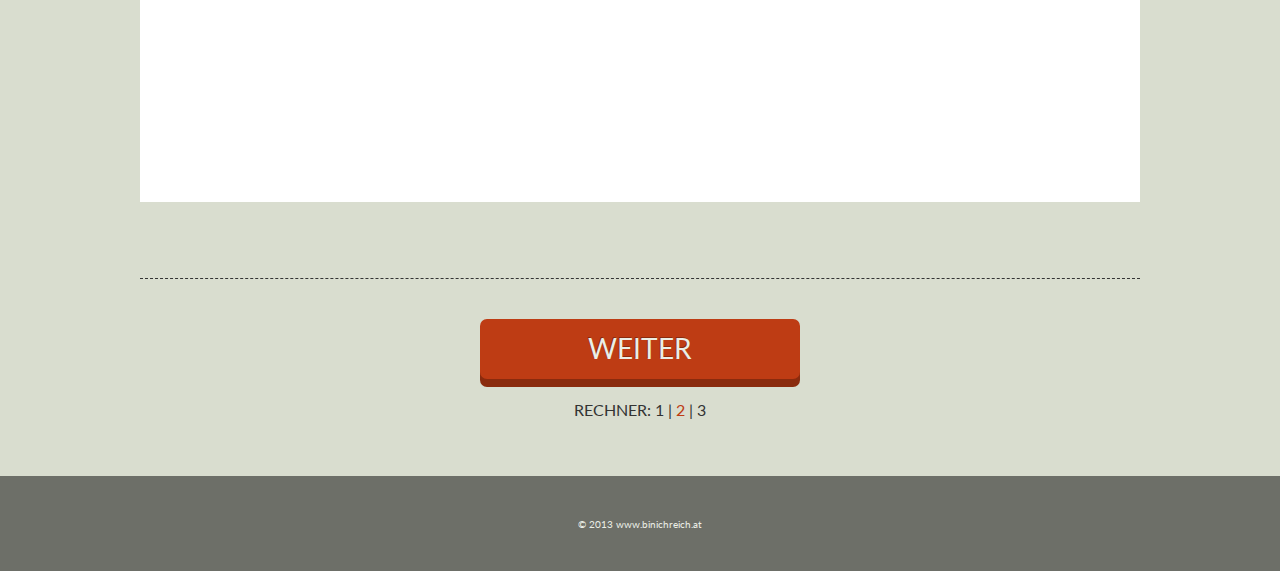
<file: rechner2.html>
<!DOCTYPE html>
<!--[if lt IE 7]>      <html class="no-js lt-ie9 lt-ie8 lt-ie7"> <![endif]-->
<!--[if IE 7]>         <html class="no-js lt-ie9 lt-ie8"> <![endif]-->
<!--[if IE 8]>         <html class="no-js lt-ie9"> <![endif]-->
<!--[if gt IE 8]><!--> <html class="no-js"> <!--<![endif]-->
<head>
	<meta charset="utf-8">
	<meta http-equiv="X-UA-Compatible" content="IE=edge,chrome=1">
	<title>BinIchReich?</title>
	<meta name="description" content="Bin ich reich?">
	<meta property="og:type" content="non_profit">
	<meta property="og:title" content="non_profit">
	<meta property="og:url" content="http://www.binichreich.at/">
	<meta property="og:image" content="http://www.binichreich.at/img/fb-logo.png">
	<meta property="og:description" content="Geben Sie Ihr Vermögen ein und finden Sie heraus, wo Sie in der Verteilung stehen. Simulieren Sie, wie sich verschiedene Vermögenssteuermodelle auf Sie und andere auswirken würden!">

	<link rel="stylesheet" href="css/normalize.min.css">
	<link rel="stylesheet" href="css/main.css">
	
	<link href='http://fonts.googleapis.com/css?family=Lato:400,700,900,400italic,700italic,900italic' rel='stylesheet' type='text/css'>
   
<script src="//ajax.googleapis.com/ajax/libs/jquery/1.10.1/jquery.min.js"></script>
<script>window.jQuery || document.write('<script src="js/vendor/jquery-1.10.1.min.js"><\/script>')</script>
<script src="js/jquery.cookie.js"></script>
<script src="js/Chart.min.js"></script>
<script src="js/main.js"></script>
<script type="text/javascript" src="js/smoothscroll.js"></script>
<script src="js/simple-slider.js"></script>
	<!--[if lt IE 9]>
		<script src="//html5shiv.googlecode.com/svn/trunk/html5.js"></script>
		<script>window.html5 || document.write('<script src="js/vendor/html5shiv.js"><\/script>')</script>
		<script src="js/excanvas.compiled.js"></script>
	<![endif]-->
		
		<script>
		  (function(i,s,o,g,r,a,m){i['GoogleAnalyticsObject']=r;i[r]=i[r]||function(){
		  (i[r].q=i[r].q||[]).push(arguments)},i[r].l=1*new Date();a=s.createElement(o),
		  m=s.getElementsByTagName(o)[0];a.async=1;a.src=g;m.parentNode.insertBefore(a,m)
		  })(window,document,'script','//www.google-analytics.com/analytics.js','ga');

		  ga('create', 'UA-44319113-1', 'binichreich.at');
		  ga('send', 'pageview');

		</script>
</head>
<body class="rechner2">
<div id="wrapper">
	<a name="top" id="top"></a>
			
	<div class="row" id="header">
		<div class="row-contentholder">
			<h1 class="title"><a href="index.html" title="HOME">BIN ICH REICH?</a></h1>
			<nav>
				<ul>
					<li><a href="motivation.html" title="MOTIVATION">MOTIVATION</a></li>
					<li><a href="rechner1.html" title="RECHNER"  class="current">RECHNER</a></li>
					<li><a href="daten.html" title="HINTERGRUND DATEN">HINTERGRUND: DATEN</a></li>
					<li><a href="berechnung.html" title="HINTERGRUND BERECHNUNG">HINTERGRUND: BERECHNUNG</a></li>
					<li><a href="about.html" title="ÜBER UNS">ÜBER UNS</a></li>
				</ul>
				<div class="clearfix"></div>
			</nav>
		</div>
	</div>
			
	<div class="row" id="content">
		<div class="row-contentholder centered">
			<h2 style="margin-bottom:20px;">2. Ihr Vermögen</h2>
			<h3>WIE VIEL VERMÖGEN HAT IHR HAUSHALT?</h3>
			<p>Keine der von Ihnen eingebebenen Daten werden gespeichert.</p>
			<form>
				<fieldset>
					<!--<legend>VERMÖGENSWERTE</legend>-->
					<div class="threecol">
						<label for="sachvermoegen"><h4>SACHVERMÖGEN</h4></label>
						<input type="text" name="Sachvermoegen" id="sachvermoegen" placeholder="€" />
						<ul class="f-ul-details">
							<li>Hauptwohnsitz inkl. Grundeigentum wenn Eigentümer</li>
							<li>Anderes Immobilienvermögen inkl. Grundeigentum, Wald, etc.</li>
							<li>Fahrzeuge etc.</li>
							<li>direkte Unternehmensbeteiligungen an GesmbHs etc.</li>
							<li>Andere Wertgegenstände, Schmuck, etc.</li>
						</ul>
					</div>
					<div class="threecol">
						<label for="finanzvermoegen"><h4>FINANZVERMÖGEN</h4></label>
						<input type="text" name="Finanzvermoegen" id="finanzvermoegen" placeholder="€" />
						<ul class="f-ul-details">
							<li>Konten</li>
							<li>Sparformen (Sparbücher, Bausparer, Lebensversicherungen,
							Pensionsvorsorge, etc.)</li>
							<li>Aktien, Anleihen, Fonds, andere Investmentvehikel etc.</li>
							<li>Geldbeträge, die andere dem Haushalt schulden</li>
						</ul>
					</div>
					<div class="threecol">
						<label for="schulden"><h4>SCHULDEN</h4></label>
						<input type="text" name="Schulden" id="schulden" placeholder="€" />
						<ul class="f-ul-details">
							<li>besicherte Schulden</li>
							<li>unbesicherte Schulden inkl. kontoüberzug, Kreditkartenschulden,
	die über Monatsrechnung hinausgehen, etc.</li>
						</ul>
					</div>
					<div class="clearfix"></div>
					<label for="mitglieder"><h4 style="margin-top:20px; margin-bottom:15px;">ANZAHL DER HAUSHALTSMITGLIEDER</h4></label>
					<input type="text" name="Mitglieder" id="mitglieder" placeholder="1" /> 
				</fieldset>
			</form>
			<p>Ihr Vermögen wird berechnet als Sachvermögen plus Finanzvermögen minus Schulden, dividiert durch die Anzahl der Haushaltsmitglieder. </p>
			<a class="button" id="button-calculate" href="#ergebnis1" title="ERGEBNIS BERECHNEN">BERECHNEN</a>
			<hr>
			<a name="ergebnis1"></a>
			<h2 style="margin-bottom:25px">3. Der Vergleich</h2>
			<div class="twocol"><h3>Ihre Selbsteinschätzung:</h3><span class="results-number" id="f-estimate">-</span></div> 
			<div class="twocol"><h3>Ihre tatsächliche Position:</h3><span class="results-number" id="f-actual">-</span></div>
			<div class="clearfix"></div>
			<canvas id="results-display" width="1000" height="600"></canvas>
			<div class="showlater">
				<h4>ERKLÄRUNG</h4>
				<p>Tatsächlich besitzen Sie <span class="val-actual">204.000</span> €, das ist mehr als <span class="pos-actual">86</span>% der Bevölkerung (<strong>blauer</strong> Balken).
					<br>Das bedeutet, dass <span class="pos-actual">86</span>% der ÖsterreicherInnen weniger als Sie besitzen.</p>
				<p>Bei <span class="pos-estimate">86</span>% ist ein <strong>grüner</strong> Balken in der Höhe von <span class="val-estimate">204.000</span> eingezeichnet.  So haben Sie sich eingeschätzt.</p>
			</div>
			
			<hr>
			<a class="button" id="button-weiter" style="margin-top:10px;" href="rechner3.html" title="NÄCHSTER SCHRITT">WEITER</a>
			RECHNER: <a href="rechner1.html" title="SCHRITT 1">1</a> | <span class="current">2</span> | <a href="rechner3.html" title="SCHRITT 3">3</a>
		</div>
	</div>
	
	<div class="row txt-small-bright" id="footer">
		<div class="row-contentholder">
			&copy; 2013 www.binichreich.at
		</div>
	</div>
</div><!--WRAPPER-->
</body>
</html>
</file>
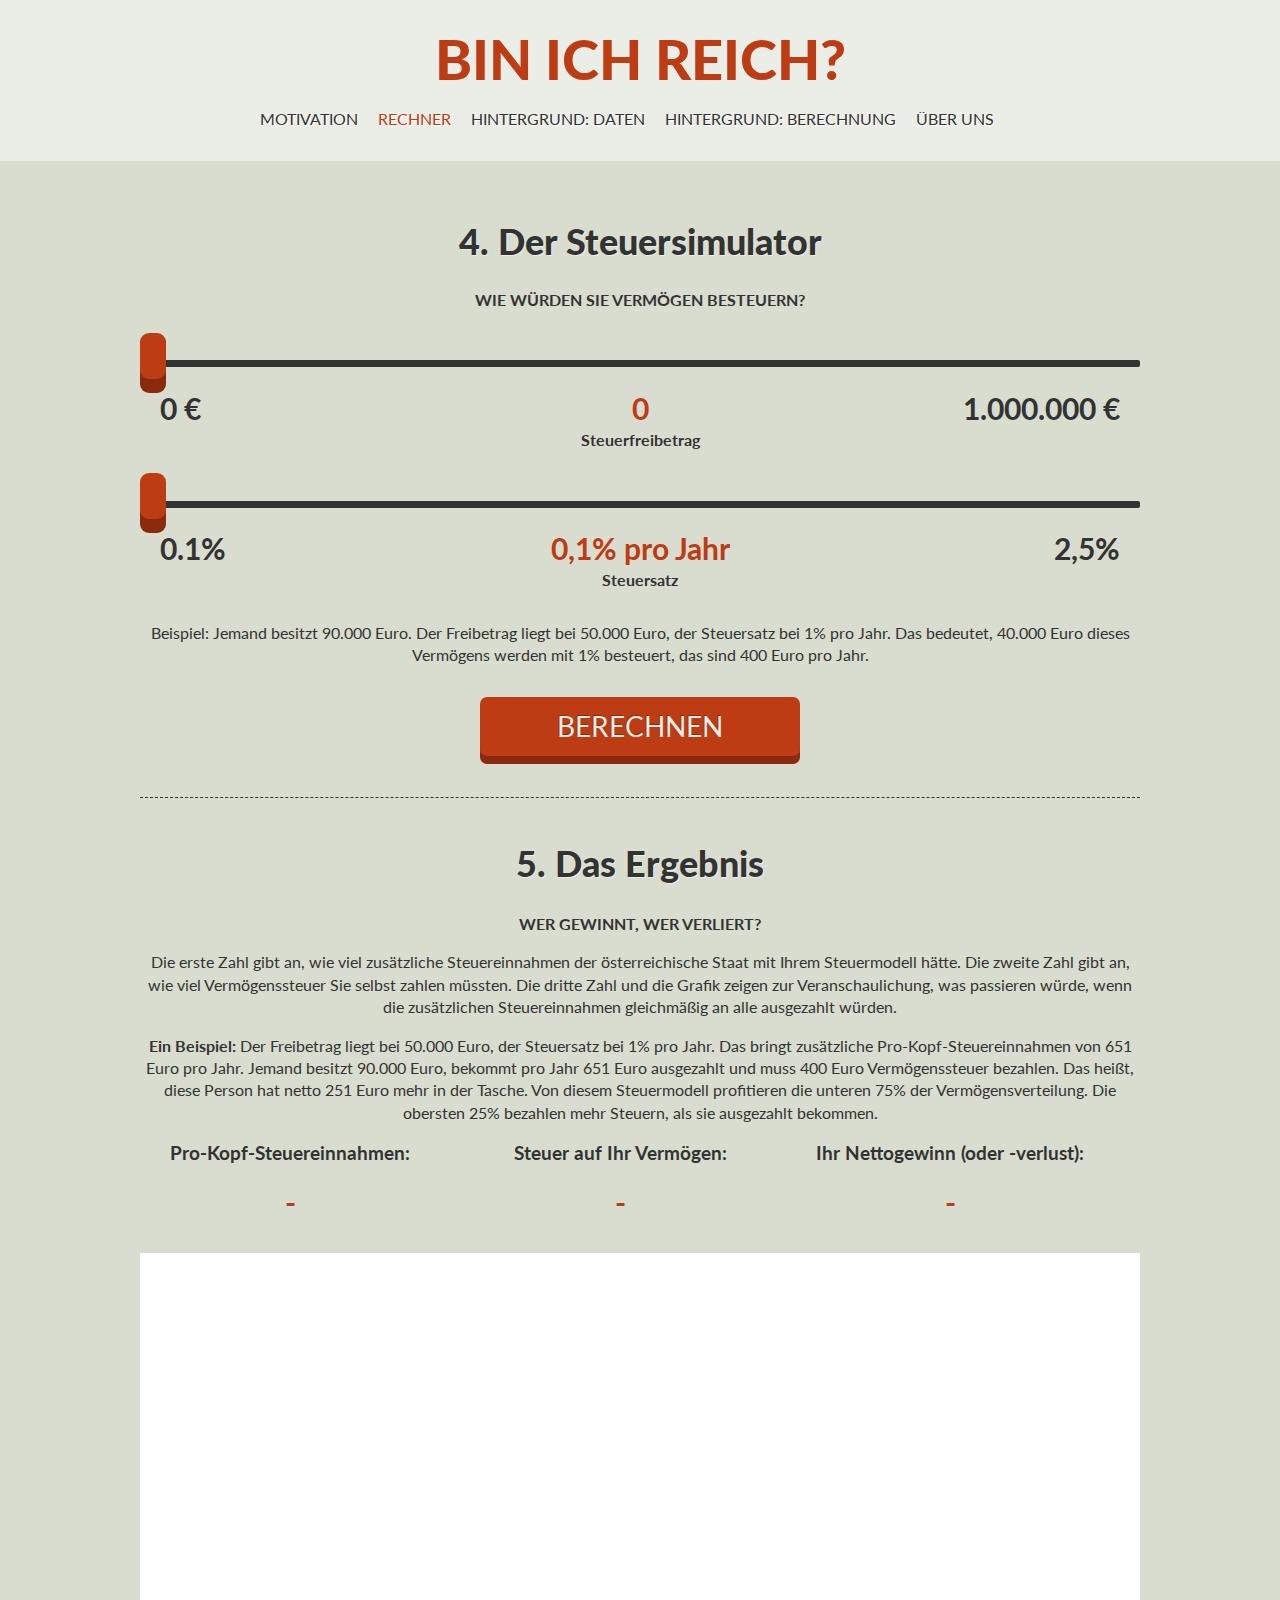
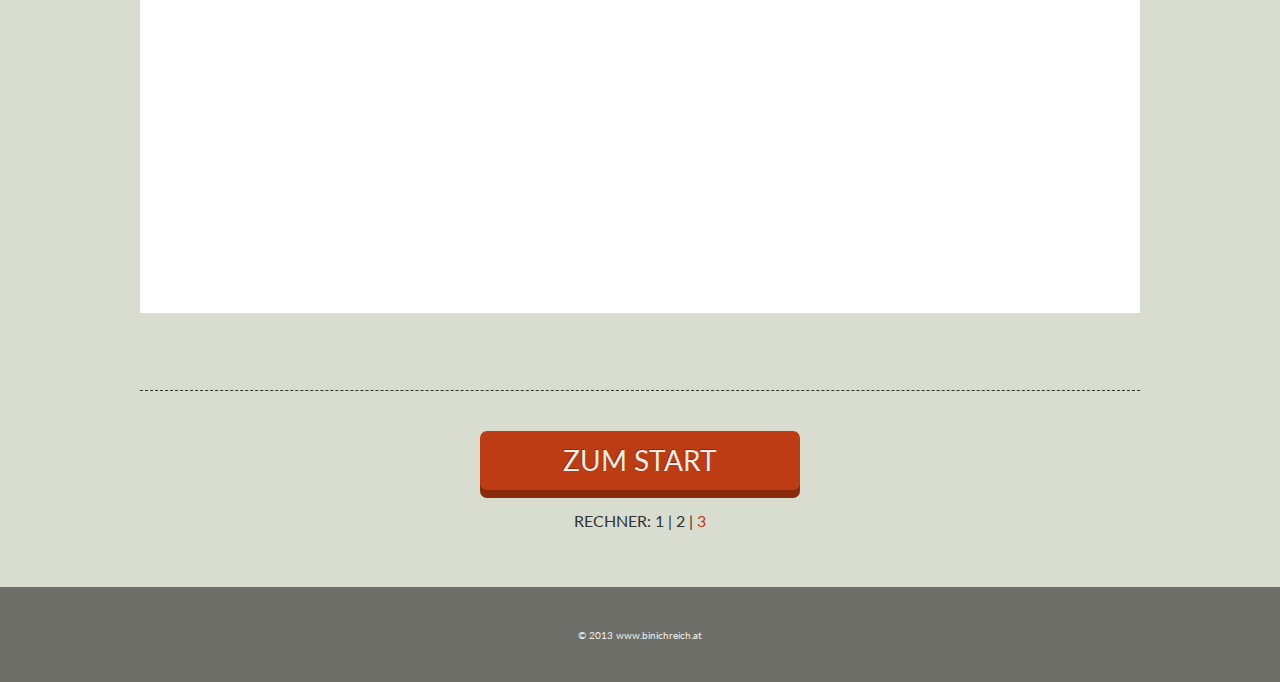
<file: rechner3.html>
<!DOCTYPE html>
<!--[if lt IE 7]>      <html class="no-js lt-ie9 lt-ie8 lt-ie7"> <![endif]-->
<!--[if IE 7]>         <html class="no-js lt-ie9 lt-ie8"> <![endif]-->
<!--[if IE 8]>         <html class="no-js lt-ie9"> <![endif]-->
<!--[if gt IE 8]><!--> <html class="no-js"> <!--<![endif]-->
<head>
	<meta charset="utf-8">
	<meta http-equiv="X-UA-Compatible" content="IE=edge,chrome=1">
	<title>BinIchReich?</title>
	<meta name="description" content="Bin ich reich?">
	<meta property="og:type" content="non_profit">
	<meta property="og:title" content="non_profit">
	<meta property="og:url" content="http://www.binichreich.at/">
	<meta property="og:image" content="http://www.binichreich.at/img/fb-logo.png">
	<meta property="og:description" content="Geben Sie Ihr Vermögen ein und finden Sie heraus, wo Sie in der Verteilung stehen. Simulieren Sie, wie sich verschiedene Vermögenssteuermodelle auf Sie und andere auswirken würden!">
	
	<link rel="stylesheet" href="css/normalize.min.css">
	<link rel="stylesheet" href="css/main.css">
	
	<link href="css/simple-slider.css" rel="stylesheet" type="text/css" />
	<script src="//ajax.googleapis.com/ajax/libs/jquery/1.10.1/jquery.min.js"></script>
	<script>window.jQuery || document.write('<script src="js/vendor/jquery-1.10.1.min.js"><\/script>')</script>
	<script src="js/jquery.cookie.js"></script>
	<script src="js/Chart.min.js"></script>
	<script src="js/main.js"></script>
	<script type="text/javascript" src="js/smoothscroll.js"></script>
	<script src="js/simple-slider.js"></script>
	<link href='http://fonts.googleapis.com/css?family=Lato:400,700,900,400italic,700italic,900italic' rel='stylesheet' type='text/css'>

	<!--[if lt IE 9]>
		<script src="//html5shiv.googlecode.com/svn/trunk/html5.js"></script>
		<script>window.html5 || document.write('<script src="js/vendor/html5shiv.js"><\/script>')</script>
		<script src="js/excanvas.compiled.js"></script>
	<![endif]-->
	<script>
	  (function(i,s,o,g,r,a,m){i['GoogleAnalyticsObject']=r;i[r]=i[r]||function(){
	  (i[r].q=i[r].q||[]).push(arguments)},i[r].l=1*new Date();a=s.createElement(o),
	  m=s.getElementsByTagName(o)[0];a.async=1;a.src=g;m.parentNode.insertBefore(a,m)
	  })(window,document,'script','//www.google-analytics.com/analytics.js','ga');

	  ga('create', 'UA-44319113-1', 'binichreich.at');
	  ga('send', 'pageview');

	</script>
</head>
<body class="rechner3">

<div id="wrapper">
	<a name="top" id="top"></a>	
	<div class="row" id="header">
		<div class="row-contentholder">
			<h1 class="title"><a href="index.html" title="HOME">BIN ICH REICH?</a></h1>
			<nav>
				<ul>
					<li><a href="motivation.html" title="MOTIVATION">MOTIVATION</a></li>
					<li><a href="rechner1.html" title="RECHNER"  class="current">RECHNER</a></li>
					<li><a href="daten.html" title="HINTERGRUND DATEN">HINTERGRUND: DATEN</a></li>
					<li><a href="berechnung.html" title="HINTERGRUND BERECHNUNG">HINTERGRUND: BERECHNUNG</a></li>
					<li><a href="about.html" title="ÜBER UNS">ÜBER UNS</a></li>
				</ul>
				<div class="clearfix"></div>
			</nav>
		</div>
	</div>
		
 	<div class="row" id="content">
		<div class="row-contentholder centered">
			<h2>4. Der Steuersimulator</h2>
			<br>
			<h4>WIE WÜRDEN SIE VERMÖGEN BESTEUERN?</h4>

			<div class="slider-wrapper" id="slider-taxfree">
				<input class="slider2" type="text" data-slider="true" data-slider-range="0,1000000" data-slider-step="1000">
				<div class="slider-number numleft">0 €</div>
				<div class="slider-number numright">1.000.000 €</div>
				<div class="slider-value">0</div>
				<div class="clearfix"></div>
				<h4>Steuerfreibetrag</h4>   
			</div><!--slider-wrapper-->

			
			<div class="slider-wrapper" id="slider-taxamt">
				
				<input class="slider2" type="text" data-slider="true" data-slider-range="0.1,2.5" data-slider-step="0.1">
				<div class="slider-number numleft">0.1%</div>
				<div class="slider-number numright">2,5%</div>
				
				<div class="slider-value">0,1% pro Jahr</div>
				<div class="clearfix"></div>
			 <h4>Steuersatz</h4>   
			</div><!--slider-wrapper-->
			
			
			
		  <p>Beispiel: Jemand besitzt 90.000 Euro. Der Freibetrag liegt bei 50.000 Euro, der Steuersatz bei 1% pro Jahr. Das bedeutet, 40.000 Euro dieses Vermögens werden mit 1% besteuert, das sind 400 Euro pro Jahr.</p>
			
			<a class="button" id="button-simulate" style="margin-top:30px;" href="#ergebnis2" title="ERGEBNIS BERECHNEN">BERECHNEN</a>
			
			<hr>
			
			<a name="ergebnis2"></a>
			<h2 style="margin-bottom:25px">5. Das Ergebnis</h2>
			<h4>WER GEWINNT, WER VERLIERT?</h4>

			<p>Die erste Zahl gibt an, wie viel zusätzliche Steuereinnahmen der österreichische Staat mit Ihrem Steuermodell hätte. Die zweite Zahl gibt an, wie viel Vermögenssteuer Sie selbst zahlen müssten. Die dritte Zahl und die Grafik zeigen zur Veranschaulichung, was passieren würde, wenn die zusätzlichen Steuereinnahmen gleichmäßig an alle ausgezahlt würden.</p>

			<p><strong>Ein Beispiel:</strong> Der Freibetrag liegt bei 50.000 Euro, der Steuersatz bei 1% pro Jahr. Das bringt zusätzliche Pro-Kopf-Steuereinnahmen von 651 Euro pro Jahr. Jemand besitzt 90.000 Euro, bekommt pro Jahr 651 Euro ausgezahlt und muss 400 Euro Vermögenssteuer bezahlen. Das heißt, diese Person hat netto 251 Euro mehr in der Tasche. Von diesem Steuermodell profitieren die unteren 75% der Vermögensverteilung. Die obersten 25% bezahlen mehr Steuern, als sie ausgezahlt bekommen.</p>
			
			<div class="threecol"><h3>Pro-Kopf-Steuereinnahmen:</h3><span id="percapita" class="results-number">-</span></div> 
			<div class="threecol"><h3>Steuer auf Ihr Vermögen:</h3><span id="mytax" class="results-number">-</span></div>
			<div class="threecol"><h3>Ihr Nettogewinn (oder -verlust):</h3><span id="mytaxbalance" class="results-number">-</span></div>
			<div class="clearfix"></div>
			<canvas id="results-display" width="1000" height="600"></canvas>
			
			<hr>

			<a class="button" style="margin-top:10px;" href="rechner1.html" title="ZURÜCK ZUM START">ZUM START</a>
			RECHNER: <a href="rechner1.html" title="SCHRITT 1">1</a> | <a href="rechner2.html" title="SCHRITT 2">2</a> | <span class="current">3</span>
		</div>
	</div>
	<div class="row txt-small-bright" id="footer">
		<div class="row-contentholder">
			&copy; 2013 www.binichreich.at
		</div>
	</div>
	</div><!--WRAPPER-->
</body>
</html>
</file>
<file: css/main.css>
/* ==========================================================================
	 HTML5 Boilerplate styles - h5bp.com (generated via initializr.com)
	 ========================================================================== */

html,
button,
input,
select,
textarea {
		color: #222;
}


::-moz-selection {
		background: #b3d4fc;
		text-shadow: none;
}

::selection {
		background: #b3d4fc;
		text-shadow: none;
}

img {
		vertical-align: middle;
}

fieldset {
		border: 0;
		margin: 0;
		padding: 0;
}

textarea {
		resize: vertical;
}

.chromeframe {
		margin: 0.2em 0;
		background: #ccc;
		color: #000;
		padding: 0.2em 0;
}


/* ==========================================================================
	 Author's custom styles
	 ========================================================================== */

/*COLORS OLIVE

vollhellolive: #ebeee6
hellolive: #d9ddcf
midolive: #c2c6b9
darkolive: #6d6f68

red: #BE3C14
darkred: #8A2B0E

darkgrey: #333333
*/


body, input {
	font-family: 'Lato', sans-serif;
	font-weight:400;
	font-size:16px;
	color:#333333;
	/*font-size: 1em;*/
		line-height: 1.4;
}

body { background: #6d6f68; }

a {
	color:#333333;
	text-decoration:none;
}
a:hover, a:active {
	color:#BE3C14;
}
.current{
	color:#BE3C14;
}

h1{
	color:#BE3C14;
	font-size:56px;
	font-weight:900;
	margin:0;
}
h2{
	color:#333333;
	font-size:36px;
	font-weight:900;
	margin:0;
	text-shadow: 1px 1px 0px #ebeee6;
}
h3{
	color:#333333;
	font-weight:700;
	margin:0 0 15px 0;
}
h4{
	margin:0 0 5px 0;
}
h5{
}

.centered{
	text-align:center;
}
.justified{
	text-align:justify;
}
.left{
	text-align:left;
}
.txt-small-bright{
	color:#ebeee6;
	font-size:10px;
}
.img-hover:hover{
	opacity:0.75;
	-webkit-opacity: 0.5;
	-moz-opacity: 0.5;
	filter:alpha(opacity=50);
}
hr{
	display: block;
	border : 0;
	border-bottom : dashed 1px #333333;
	height : 1px;
	margin:40px 0;
}

.button {
	display:block;
	color: #ebeee6;
	font-size: 28px;
	padding: 10px;
	width:300px;
	margin:20px auto;
	cursor:pointer;
	text-decoration: none;
	-webkit-border-radius: 7px;
	-moz-border-radius: 7px;
	border-radius: 7px;
	-webkit-box-shadow: 0px 8px 0px #8A2B0E;
	-moz-box-shadow: 0px 8px 0px #8A2B0E;
	box-shadow: 0px 8px 0px #8A2B0E;
	text-shadow: -1px -1px 0px #8A2B0E;
	background: #BE3C14;
}
.button:hover {
	color: #ebeee6;
	 background: #D94417;
	-webkit-box-shadow: 0px 8px 0px #A53311;
	-moz-box-shadow: 0px 8px 0px #A53311;
	box-shadow: 0px 8px 0px #A53311;
}
.button a{
	color: #ebeee6;
}
.button a:hover{
	color: #ebeee6;
}



.twocol{
	width:50%;
	float:left;
}
.threecol{
	width:30%;
	float:left;
	margin-right:3%;
	text-align:center;
}


#wrapper{
	width:100%;
	padding:0;
}
.row{
	width:100%;
}
.row-contentholder{
	max-width:1000px;
	margin:0 auto;
	padding:10px 20px;
}
.slim{
	max-width:900px !important; 
}
#header{
	/*background:#ebeee6 url(../img/bg-2.jpg);*/
	background:#ebeee6;
	padding:10px 0;
}
.title{
	text-align:center;
}
.title a{
	color:#BE3C14;
}


nav{
	max-width:780px;
	margin:0 auto;
}
nav ul {
		margin: 0;
		padding: 0;
}
nav a {
	float:left;   
	display: block;
		padding: 10px;
	text-decoration: none;
	text-shadow: 1px 1px 0px #FFFFFF;
	
}
nav a:hover {
}

#content{
	/*background:#d9ddcf url(../img/bg-3.jpg);*/
	background:#d9ddcf;
	padding:45px 0 45px 0;
}

#content2{
	/*background:#c2c6b9 url(../img/bg-4.jpg);*/
	background:#c2c6b9;
	padding:33px 0;
}


#footer{
	text-align:center;
	/*background:#6d6f68 url(../img/bg-5.jpg);*/
	background:#6d6f68;
	padding: 31px 0;
	height: 33px;
}


form{
	padding:30px 0 25px 15px;
}

input    {
	width:100%;
	display:block;
	border: 1px solid #999;
	height: 25px;
	padding:5px;
	margin-top:10px;
	-webkit-border-radius: 4px;
	-moz-border-radius: 4px;
	border-radius: 4px;
	font-size: 18px;
	/*-webkit-box-shadow: 0px 0px 8px rgba(0, 0, 0, 0.3);
	-moz-box-shadow: 0px 0px 8px rgba(0, 0, 0, 0.3);
	box-shadow: 0px 0px 8px rgba(0, 0, 0, 0.3);*/
}
#mitglieder{
	width:16%;
	margin:0 auto;
}

.showlater { display:none; }

.f-ul-details{
	font-size:12px;
	text-align:left;
	padding:10px 0 0 25px;
	
}

.slider-wrapper{
	margin:30px 0;
}
.slider-value, .slider-number, .results-number{
	font-size: 30px;
	font-weight: 700;
	color: #BE3C14;
}

.slider-number{
	padding: 0 20px;
	color:#333333;
}

.slider-number.numleft { float:left; }
.slider-number.numright { float:right; }

.slider-value{
	text-align: center;
	width: 230px;
	margin: 0 auto;
}



#results-display{
	width:100%!important;
	/*height:600px;*/
	height:auto!important;
	background:#FFF;
	margin:30px 0;
	padding:30px 0;
}

.ie #results-display { height:600px!important; }

table{
	width:100%;
	border-collapse:collapse;
}
td{
	padding:2px ;
}
.t-strong{
	font-weight:700;
}
.t-bb{
	border-bottom:solid 1px #000;
}
.t-bt{
	border-top:solid 1px #000;
}
tr.t-bt > td
{
	padding-top: 10px;
}
tr.t-pb > td
{
	padding-bottom: 10px;
}

/* ==========================================================================
	 Media Queries
	 ========================================================================== */

@media only screen and (min-width: 35em) {

}

@media print,
			 (-o-min-device-pixel-ratio: 5/4),
			 (-webkit-min-device-pixel-ratio: 1.25),
			 (min-resolution: 120dpi) {

}

/* ==========================================================================
	 Helper classes
	 ========================================================================== */

.ir {
		background-color: transparent;
		border: 0;
		overflow: hidden;
		*text-indent: -9999px;
}

.ir:before {
		content: "";
		display: block;
		width: 0;
		height: 150%;
}

.hidden {
		display: none !important;
		visibility: hidden;
}

.visuallyhidden {
		border: 0;
		clip: rect(0 0 0 0);
		height: 1px;
		margin: -1px;
		overflow: hidden;
		padding: 0;
		position: absolute;
		width: 1px;
}

.visuallyhidden.focusable:active,
.visuallyhidden.focusable:focus {
		clip: auto;
		height: auto;
		margin: 0;
		overflow: visible;
		position: static;
		width: auto;
}

.invisible {
		visibility: hidden;
}

.clearfix:before,
.clearfix:after {
		content: " ";
		display: table;
}

.clearfix:after {
		clear: both;
}

.clearfix {
		*zoom: 1;
}

/* ==========================================================================
	 Print styles
	 ========================================================================== */

@media print {
		* {
				background: transparent !important;
				color: #000 !important; /* Black prints faster: h5bp.com/s */
				box-shadow: none !important;
				text-shadow: none !important;
		}

		a,
		a:visited {
				text-decoration: underline;
		}

		a[href]:after {
				content: " (" attr(href) ")";
		}

		abbr[title]:after {
				content: " (" attr(title) ")";
		}

		/*
		 * Don't show links for images, or javascript/internal links
		 */

		.ir a:after,
		a[href^="javascript:"]:after,
		a[href^="#"]:after {
				content: "";
		}

		pre,
		blockquote {
				border: 1px solid #999;
				page-break-inside: avoid;
		}

		thead {
				display: table-header-group; /* h5bp.com/t */
		}

		tr,
		img {
				page-break-inside: avoid;
		}

		img {
				max-width: 100% !important;
		}

		@page {
				margin: 0.5cm;
		}

		p,
		h2,
		h3 {
				orphans: 3;
				widows: 3;
		}

		h2,
		h3 {
				page-break-after: avoid;
		}
}
</file>
<file: css/simple-slider.css>
.slider {
	padding: 42px 0 0 0;
}

.slider > .dragger {
  padding: 13px;
  height:20px;
  text-decoration: none;
  -webkit-border-radius: 9px;
  -moz-border-radius: 9px;
  border-radius: 9px;
  -webkit-box-shadow: 0px 14px 0px #8A2B0E;
  -moz-box-shadow: 0px 14px 0px #8A2B0E;
  box-shadow: 0px 14px 0px #8A2B0E;
  background: #BE3C14;
  margin-top:-31px !important;

}

.slider > .dragger:hover {
	background: #D94417;
	-webkit-box-shadow: 0px 14px 0px #A53311;
    -moz-box-shadow: 0px 14px 0px #A53311;
    box-shadow: 0px 14px 0px #A53311;
}


.slider > .track, .slider > .highlight-track {
  background: #333333;
  /*background: -webkit-linear-gradient(top, #bbb, #ddd);
  background: -moz-linear-gradient(top, #bbb, #ddd);
  background: linear-gradient(top, #bbb, #ddd);*/

  /*-webkit-box-shadow: inset 0 2px 4px rgba(0,0,0,0.1);
  -moz-box-shadow: inset 0 2px 4px rgba(0,0,0,0.1);
  box-shadow: inset 0 2px 4px rgba(0,0,0,0.1);*/

  -webkit-border-radius: 2px;
  -moz-border-radius: 2px;
  border-radius: 2px;

 /* border: 1px solid #aaa;*/
  height: 7px;
}

.slider > .highlight-track {
	background-color: #333333;
	/*background: -webkit-linear-gradient(top, #8DCA09, #72A307);
	background: -moz-linear-gradient(top, #8DCA09, #72A307);
	background: linear-gradient(top, #8DCA09, #72A307);
	
	border-color: #496805;*/
}
</file>
